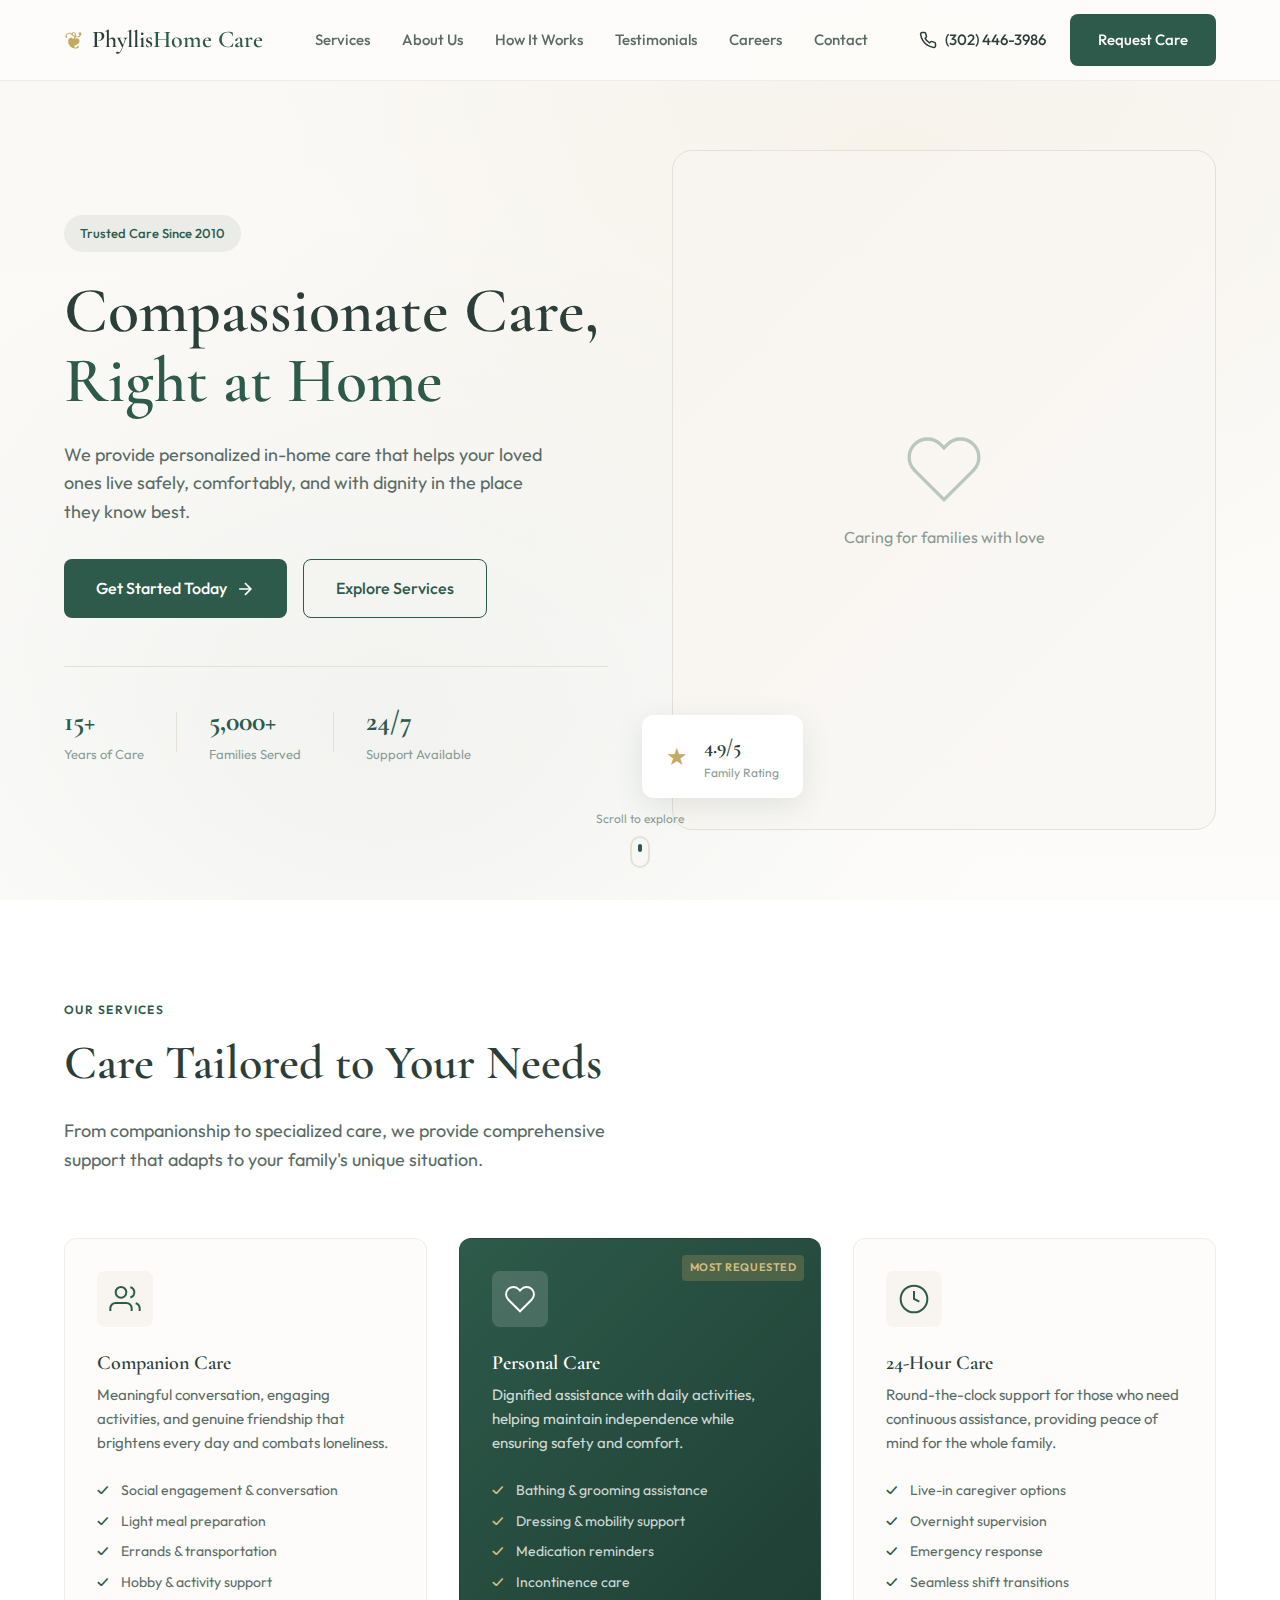
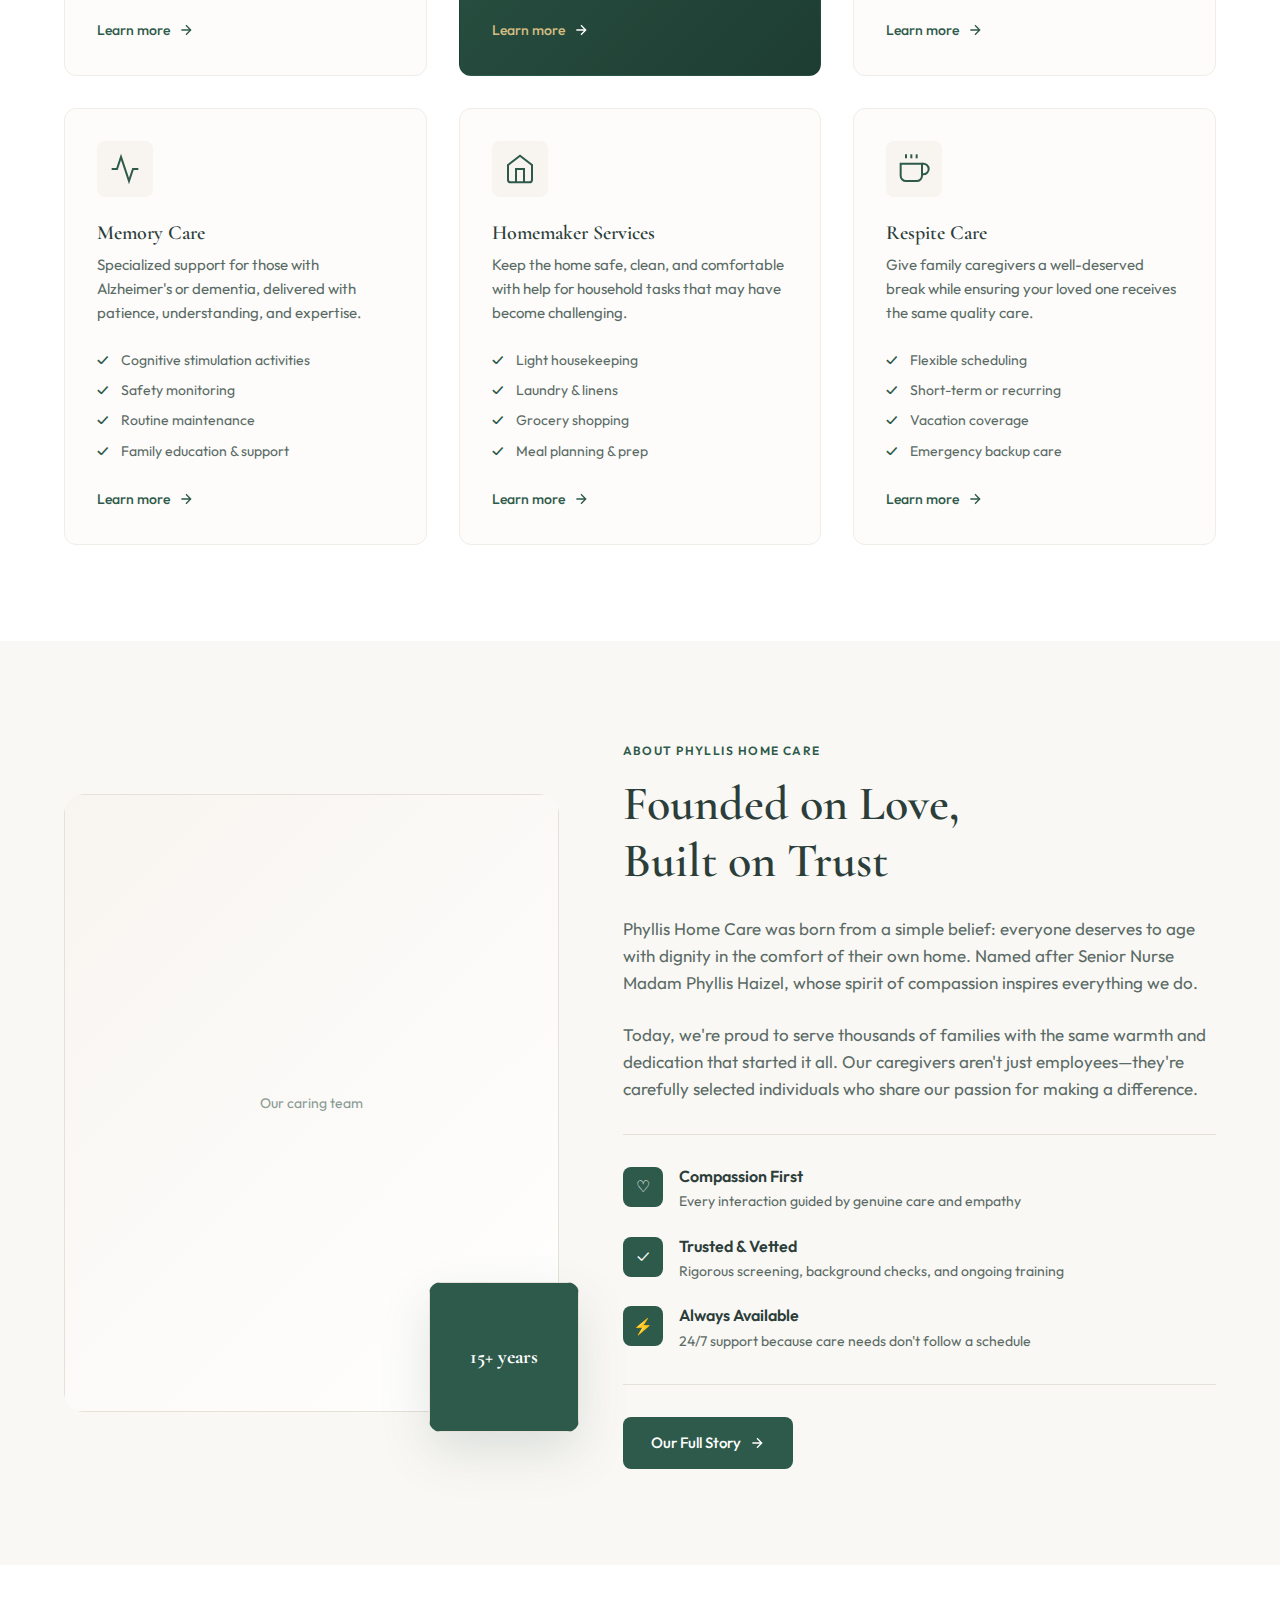
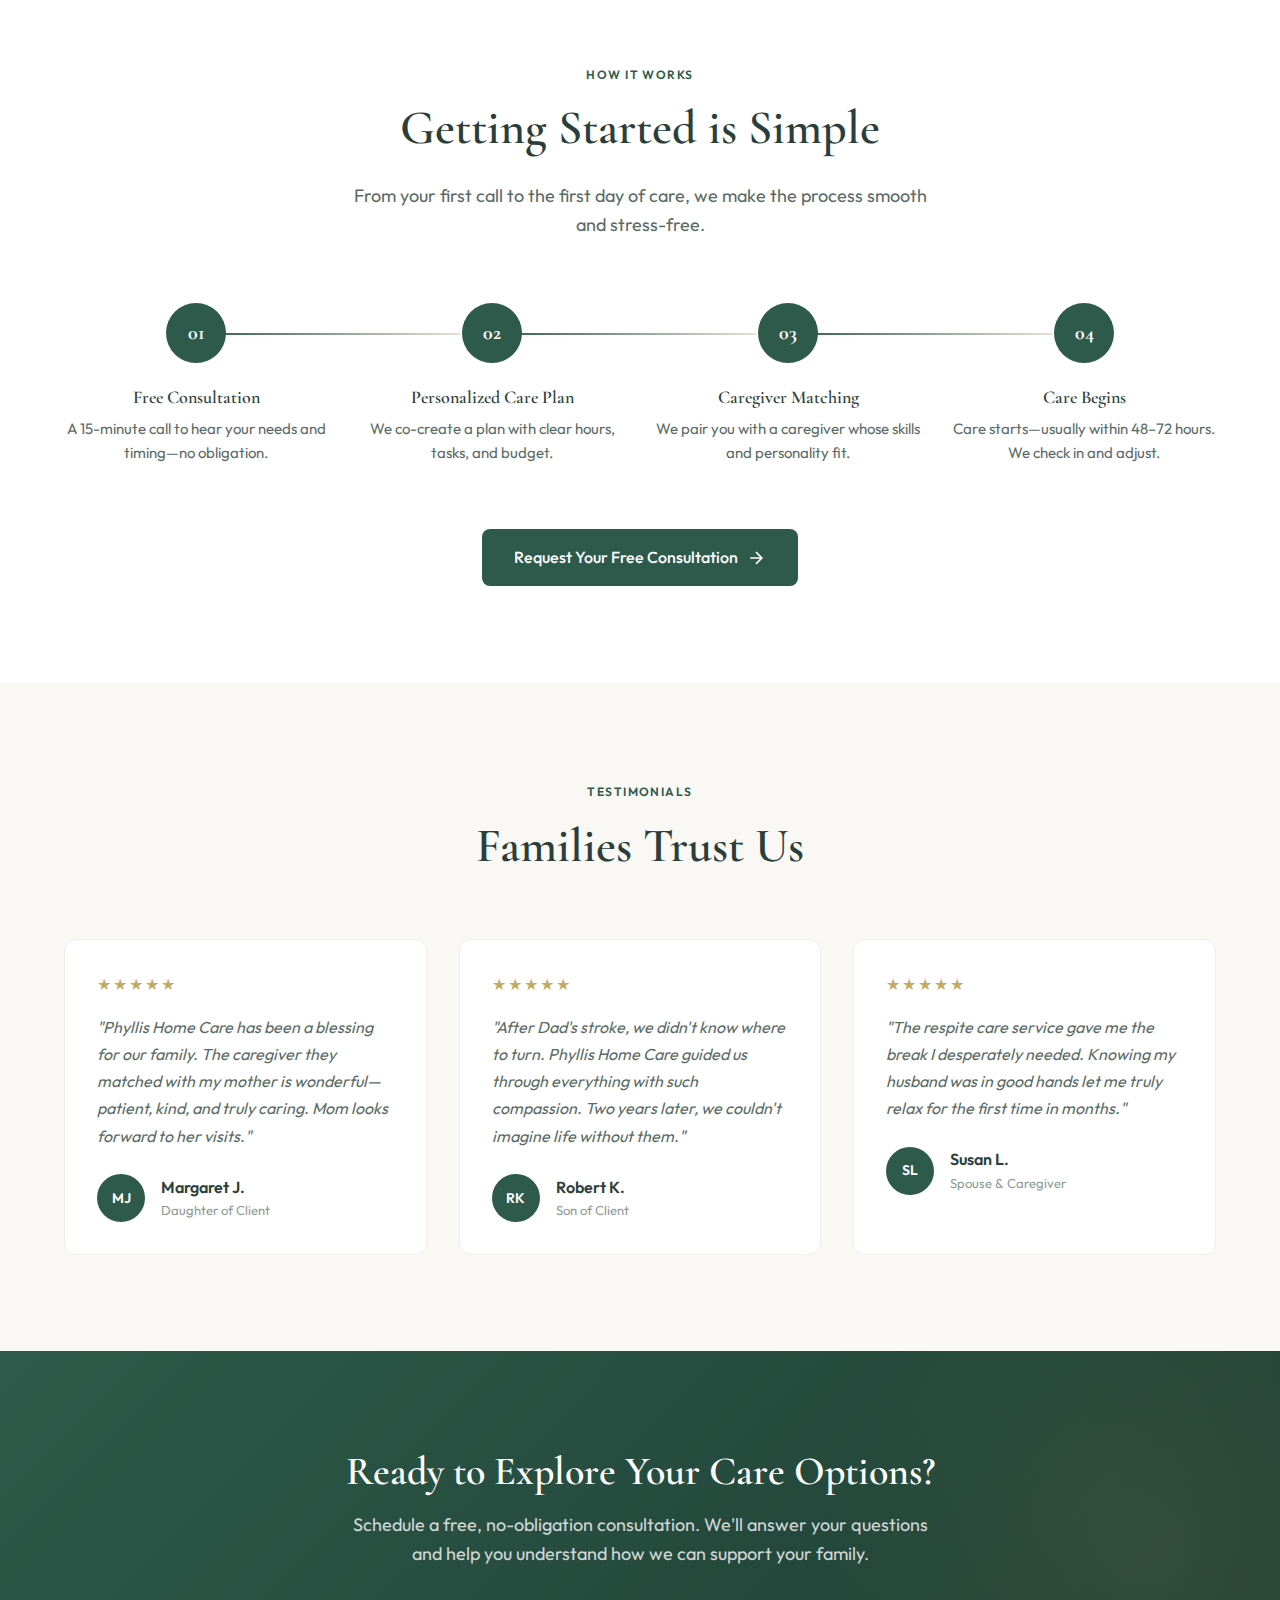
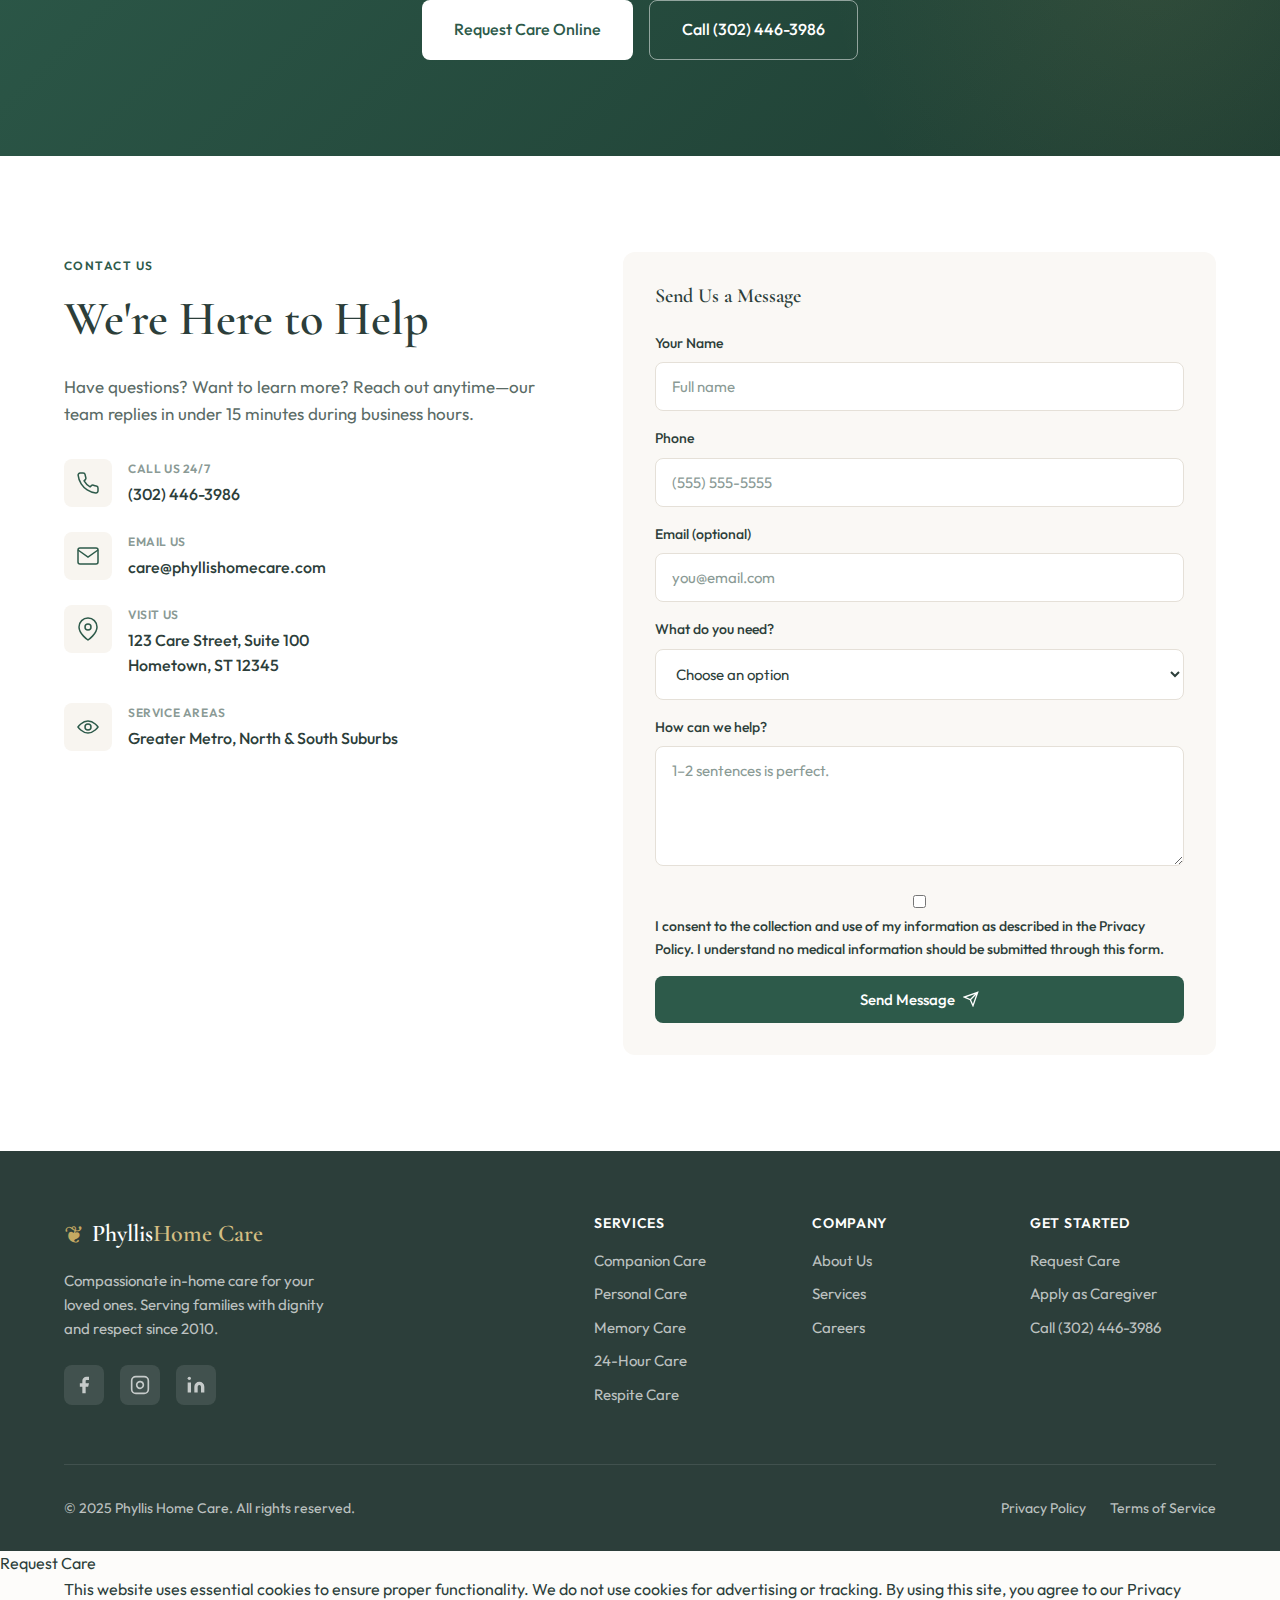
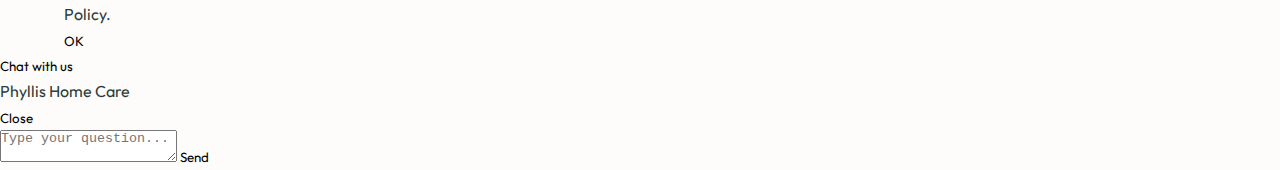
<file: index.html>
<!DOCTYPE html>
<html lang="en">
<head>
    <meta charset="UTF-8">
    <meta name="viewport" content="width=device-width, initial-scale=1.0">
    <title>Phyllis Home Care | Compassionate In-Home Care for Your Loved Ones</title>
    <meta name="description" content="Phyllis Home Care provides trusted, personalized in-home care services for seniors and adults. Companionship, personal care, and specialized support in the comfort of home.">
    <link rel="preconnect" href="https://fonts.googleapis.com">
    <link rel="preconnect" href="https://fonts.gstatic.com" crossorigin>
    <link href="https://fonts.googleapis.com/css2?family=Cormorant+Garamond:wght@400;500;600;700&family=Outfit:wght@300;400;500;600&display=swap" rel="stylesheet">
    <meta name="chat-endpoint" content="__CHAT_ENDPOINT__">
    <link rel="preload" as="image" href="images/hero.webp" type="image/webp">
    <!-- Cloudflare Web Analytics --><script defer src="https://static.cloudflareinsights.com/beacon.min.js" data-cf-beacon='{"token": "c07a1b1dac8c4518901e3ebe5208269e"}'></script><!-- End Cloudflare Web Analytics -->
    <link rel="stylesheet" href="css/style.css">
</head>
<body>
    <!-- Navigation -->
    <header class="header" id="header">
        <nav class="nav container">
            <a href="index.html" class="nav__logo">
                <span class="logo-icon">❦</span>
                <span class="logo-text">Phyllis<span class="logo-accent">Home Care</span></span>
            </a>
            <ul class="nav__menu" id="nav-menu">
                <li><a href="#services" class="nav__link">Services</a></li>
                <li><a href="#about" class="nav__link">About Us</a></li>
                <li><a href="#process" class="nav__link">How It Works</a></li>
                <li><a href="#testimonials" class="nav__link">Testimonials</a></li>
                <li><a href="careers.html" class="nav__link">Careers</a></li>
                <li><a href="#contact" class="nav__link">Contact</a></li>
            </ul>
            <div class="nav__actions">
                <a href="tel:+1-302-446-3986" class="nav__phone">
                    <svg width="18" height="18" viewBox="0 0 24 24" fill="none" stroke="currentColor" stroke-width="2">
                        <path d="M22 16.92v3a2 2 0 0 1-2.18 2 19.79 19.79 0 0 1-8.63-3.07 19.5 19.5 0 0 1-6-6 19.79 19.79 0 0 1-3.07-8.67A2 2 0 0 1 4.11 2h3a2 2 0 0 1 2 1.72 12.84 12.84 0 0 0 .7 2.81 2 2 0 0 1-.45 2.11L8.09 9.91a16 16 0 0 0 6 6l1.27-1.27a2 2 0 0 1 2.11-.45 12.84 12.84 0 0 0 2.81.7A2 2 0 0 1 22 16.92z"/>
                    </svg>
                    (302) 446-3986
                </a>
                <a href="apply.html" class="btn btn--primary nav__cta">Request Care</a>
            </div>
            <button class="nav__toggle" id="nav-toggle" aria-label="Toggle menu">
                <span></span>
                <span></span>
                <span></span>
            </button>
        </nav>
    </header>

    <!-- Hero Section -->
    <section class="hero">
        <div class="hero__bg">
            <div class="hero__gradient"></div>
        </div>
        <div class="container hero__container">
            <div class="hero__content">
                <span class="hero__badge">Trusted Care Since 2010</span>
                <h1 class="hero__title">
                    Compassionate Care,<br>
                    <span class="text-accent">Right at Home</span>
                </h1>
                <p class="hero__subtitle">
                    We provide personalized in-home care that helps your loved ones 
                    live safely, comfortably, and with dignity in the place they know best.
                </p>
                <div class="hero__actions">
                    <a href="apply.html" class="btn btn--primary btn--lg">
                        Get Started Today
                        <svg width="20" height="20" viewBox="0 0 24 24" fill="none" stroke="currentColor" stroke-width="2">
                            <path d="M5 12h14M12 5l7 7-7 7"/>
                        </svg>
                    </a>
                    <a href="#services" class="btn btn--outline btn--lg">
                        Explore Services
                    </a>
                </div>
                <div class="hero__trust">
                    <div class="trust-item">
                        <span class="trust-number">15+</span>
                        <span class="trust-label">Years of Care</span>
                    </div>
                    <div class="trust-divider"></div>
                    <div class="trust-item">
                        <span class="trust-number">5,000+</span>
                        <span class="trust-label">Families Served</span>
                    </div>
                    <div class="trust-divider"></div>
                    <div class="trust-item">
                        <span class="trust-number">24/7</span>
                        <span class="trust-label">Support Available</span>
                    </div>
                </div>
            </div>
            <div class="hero__image">
                <div class="hero__image-frame">
                    <div class="hero__image-placeholder">
                        <svg width="80" height="80" viewBox="0 0 24 24" fill="none" stroke="currentColor" stroke-width="1">
                            <path d="M20.84 4.61a5.5 5.5 0 0 0-7.78 0L12 5.67l-1.06-1.06a5.5 5.5 0 0 0-7.78 7.78l1.06 1.06L12 21.23l7.78-7.78 1.06-1.06a5.5 5.5 0 0 0 0-7.78z"/>
                        </svg>
                        <span>Caring for families with love</span>
                    </div>
                </div>
                <div class="hero__floating-card">
                    <div class="floating-card__icon">★</div>
                    <div class="floating-card__content">
                        <span class="floating-card__rating">4.9/5</span>
                        <span class="floating-card__text">Family Rating</span>
                    </div>
                </div>
            </div>
        </div>
        <div class="hero__scroll">
            <span>Scroll to explore</span>
            <div class="scroll-indicator"></div>
        </div>
    </section>

    <!-- Services Section -->
    <section class="services" id="services">
        <div class="container">
            <div class="section-header">
                <span class="section-tag">Our Services</span>
                <h2 class="section-title">Care Tailored to Your Needs</h2>
                <p class="section-subtitle">
                    From companionship to specialized care, we provide comprehensive 
                    support that adapts to your family's unique situation.
                </p>
            </div>
            <div class="services__grid">
                <article class="service-card">
                    <div class="service-card__icon">
                        <svg width="32" height="32" viewBox="0 0 24 24" fill="none" stroke="currentColor" stroke-width="1.5">
                            <path d="M17 21v-2a4 4 0 0 0-4-4H5a4 4 0 0 0-4 4v2"/>
                            <circle cx="9" cy="7" r="4"/>
                            <path d="M23 21v-2a4 4 0 0 0-3-3.87"/>
                            <path d="M16 3.13a4 4 0 0 1 0 7.75"/>
                        </svg>
                    </div>
                    <h3 class="service-card__title">Companion Care</h3>
                    <p class="service-card__desc">
                        Meaningful conversation, engaging activities, and genuine friendship 
                        that brightens every day and combats loneliness.
                    </p>
                    <ul class="service-card__features">
                        <li>Social engagement & conversation</li>
                        <li>Light meal preparation</li>
                        <li>Errands & transportation</li>
                        <li>Hobby & activity support</li>
                    </ul>
                    <a href="services.html#companion" class="service-card__link">
                        Learn more
                        <svg width="16" height="16" viewBox="0 0 24 24" fill="none" stroke="currentColor" stroke-width="2">
                            <path d="M5 12h14M12 5l7 7-7 7"/>
                        </svg>
                    </a>
                </article>

                <article class="service-card service-card--featured">
                    <div class="service-card__badge">Most Requested</div>
                    <div class="service-card__icon">
                        <svg width="32" height="32" viewBox="0 0 24 24" fill="none" stroke="currentColor" stroke-width="1.5">
                            <path d="M20.84 4.61a5.5 5.5 0 0 0-7.78 0L12 5.67l-1.06-1.06a5.5 5.5 0 0 0-7.78 7.78l1.06 1.06L12 21.23l7.78-7.78 1.06-1.06a5.5 5.5 0 0 0 0-7.78z"/>
                        </svg>
                    </div>
                    <h3 class="service-card__title">Personal Care</h3>
                    <p class="service-card__desc">
                        Dignified assistance with daily activities, helping maintain 
                        independence while ensuring safety and comfort.
                    </p>
                    <ul class="service-card__features">
                        <li>Bathing & grooming assistance</li>
                        <li>Dressing & mobility support</li>
                        <li>Medication reminders</li>
                        <li>Incontinence care</li>
                    </ul>
                    <a href="services.html#personal" class="service-card__link">
                        Learn more
                        <svg width="16" height="16" viewBox="0 0 24 24" fill="none" stroke="currentColor" stroke-width="2">
                            <path d="M5 12h14M12 5l7 7-7 7"/>
                        </svg>
                    </a>
                </article>

                <article class="service-card">
                    <div class="service-card__icon">
                        <svg width="32" height="32" viewBox="0 0 24 24" fill="none" stroke="currentColor" stroke-width="1.5">
                            <circle cx="12" cy="12" r="10"/>
                            <path d="M12 6v6l4 2"/>
                        </svg>
                    </div>
                    <h3 class="service-card__title">24-Hour Care</h3>
                    <p class="service-card__desc">
                        Round-the-clock support for those who need continuous assistance, 
                        providing peace of mind for the whole family.
                    </p>
                    <ul class="service-card__features">
                        <li>Live-in caregiver options</li>
                        <li>Overnight supervision</li>
                        <li>Emergency response</li>
                        <li>Seamless shift transitions</li>
                    </ul>
                    <a href="services.html#fulltime" class="service-card__link">
                        Learn more
                        <svg width="16" height="16" viewBox="0 0 24 24" fill="none" stroke="currentColor" stroke-width="2">
                            <path d="M5 12h14M12 5l7 7-7 7"/>
                        </svg>
                    </a>
                </article>

                <article class="service-card">
                    <div class="service-card__icon">
                        <svg width="32" height="32" viewBox="0 0 24 24" fill="none" stroke="currentColor" stroke-width="1.5">
                            <path d="M22 12h-4l-3 9L9 3l-3 9H2"/>
                        </svg>
                    </div>
                    <h3 class="service-card__title">Memory Care</h3>
                    <p class="service-card__desc">
                        Specialized support for those with Alzheimer's or dementia, 
                        delivered with patience, understanding, and expertise.
                    </p>
                    <ul class="service-card__features">
                        <li>Cognitive stimulation activities</li>
                        <li>Safety monitoring</li>
                        <li>Routine maintenance</li>
                        <li>Family education & support</li>
                    </ul>
                    <a href="services.html#memory" class="service-card__link">
                        Learn more
                        <svg width="16" height="16" viewBox="0 0 24 24" fill="none" stroke="currentColor" stroke-width="2">
                            <path d="M5 12h14M12 5l7 7-7 7"/>
                        </svg>
                    </a>
                </article>

                <article class="service-card">
                    <div class="service-card__icon">
                        <svg width="32" height="32" viewBox="0 0 24 24" fill="none" stroke="currentColor" stroke-width="1.5">
                            <path d="M3 9l9-7 9 7v11a2 2 0 0 1-2 2H5a2 2 0 0 1-2-2z"/>
                            <polyline points="9 22 9 12 15 12 15 22"/>
                        </svg>
                    </div>
                    <h3 class="service-card__title">Homemaker Services</h3>
                    <p class="service-card__desc">
                        Keep the home safe, clean, and comfortable with help for 
                        household tasks that may have become challenging.
                    </p>
                    <ul class="service-card__features">
                        <li>Light housekeeping</li>
                        <li>Laundry & linens</li>
                        <li>Grocery shopping</li>
                        <li>Meal planning & prep</li>
                    </ul>
                    <a href="services.html#homemaker" class="service-card__link">
                        Learn more
                        <svg width="16" height="16" viewBox="0 0 24 24" fill="none" stroke="currentColor" stroke-width="2">
                            <path d="M5 12h14M12 5l7 7-7 7"/>
                        </svg>
                    </a>
                </article>

                <article class="service-card">
                    <div class="service-card__icon">
                        <svg width="32" height="32" viewBox="0 0 24 24" fill="none" stroke="currentColor" stroke-width="1.5">
                            <path d="M18 8h1a4 4 0 0 1 0 8h-1"/>
                            <path d="M2 8h16v9a4 4 0 0 1-4 4H6a4 4 0 0 1-4-4V8z"/>
                            <line x1="6" y1="1" x2="6" y2="4"/>
                            <line x1="10" y1="1" x2="10" y2="4"/>
                            <line x1="14" y1="1" x2="14" y2="4"/>
                        </svg>
                    </div>
                    <h3 class="service-card__title">Respite Care</h3>
                    <p class="service-card__desc">
                        Give family caregivers a well-deserved break while ensuring 
                        your loved one receives the same quality care.
                    </p>
                    <ul class="service-card__features">
                        <li>Flexible scheduling</li>
                        <li>Short-term or recurring</li>
                        <li>Vacation coverage</li>
                        <li>Emergency backup care</li>
                    </ul>
                    <a href="services.html#respite" class="service-card__link">
                        Learn more
                        <svg width="16" height="16" viewBox="0 0 24 24" fill="none" stroke="currentColor" stroke-width="2">
                            <path d="M5 12h14M12 5l7 7-7 7"/>
                        </svg>
                    </a>
                </article>
            </div>
        </div>
    </section>

    <!-- About Section -->
    <section class="about" id="about">
        <div class="container about__container">
            <div class="about__image">
                <div class="about__image-main">
                    <div class="image-placeholder">
                        <span>Our caring team</span>
                    </div>
                </div>
                <div class="about__image-accent">
                    <div class="image-placeholder image-placeholder--small">
                        <span>15+ years</span>
                    </div>
                </div>
            </div>
            <div class="about__content">
                <span class="section-tag">About Phyllis Home Care</span>
                <h2 class="section-title">Founded on Love,<br>Built on Trust</h2>
                <p class="about__text">
                    Phyllis Home Care was born from a simple belief: everyone deserves 
                    to age with dignity in the comfort of their own home. Named after Senior Nurse Madam Phyllis Haizel, whose spirit of 
                    compassion inspires everything we do.
                </p>
                <p class="about__text">
                    Today, we're proud to serve thousands of families with the same 
                    warmth and dedication that started it all. Our caregivers aren't 
                    just employees—they're carefully selected individuals who share 
                    our passion for making a difference.
                </p>
                <div class="about__values">
                    <div class="value-item">
                        <div class="value-icon">♡</div>
                        <div class="value-content">
                            <h4>Compassion First</h4>
                            <p>Every interaction guided by genuine care and empathy</p>
                        </div>
                    </div>
                    <div class="value-item">
                        <div class="value-icon">✓</div>
                        <div class="value-content">
                            <h4>Trusted & Vetted</h4>
                            <p>Rigorous screening, background checks, and ongoing training</p>
                        </div>
                    </div>
                    <div class="value-item">
                        <div class="value-icon">⚡</div>
                        <div class="value-content">
                            <h4>Always Available</h4>
                            <p>24/7 support because care needs don't follow a schedule</p>
                        </div>
                    </div>
                </div>
                <a href="about.html" class="btn btn--primary">
                    Our Full Story
                    <svg width="16" height="16" viewBox="0 0 24 24" fill="none" stroke="currentColor" stroke-width="2">
                        <path d="M5 12h14M12 5l7 7-7 7"/>
                    </svg>
                </a>
            </div>
        </div>
    </section>

    <!-- Process Section -->
    <section class="process" id="process">
        <div class="container">
            <div class="section-header section-header--center">
                <span class="section-tag">How It Works</span>
                <h2 class="section-title">Getting Started is Simple</h2>
                <p class="section-subtitle">
                    From your first call to the first day of care, we make the 
                    process smooth and stress-free.
                </p>
            </div>
            <div class="process__timeline">
                <div class="process__step">
                    <div class="step__number">01</div>
                    <div class="step__content">
                        <h3 class="step__title">Free Consultation</h3>
                        <p class="step__desc">
                            A 15-minute call to hear your needs and timing—no obligation.
                        </p>
                    </div>
                </div>
                <div class="process__step">
                    <div class="step__number">02</div>
                    <div class="step__content">
                        <h3 class="step__title">Personalized Care Plan</h3>
                        <p class="step__desc">
                            We co-create a plan with clear hours, tasks, and budget.
                        </p>
                    </div>
                </div>
                <div class="process__step">
                    <div class="step__number">03</div>
                    <div class="step__content">
                        <h3 class="step__title">Caregiver Matching</h3>
                        <p class="step__desc">
                            We pair you with a caregiver whose skills and personality fit.
                        </p>
                    </div>
                </div>
                <div class="process__step">
                    <div class="step__number">04</div>
                    <div class="step__content">
                        <h3 class="step__title">Care Begins</h3>
                        <p class="step__desc">
                            Care starts—usually within 48–72 hours. We check in and adjust.
                        </p>
                    </div>
                </div>
            </div>
            <div class="process__cta">
                <a href="apply.html" class="btn btn--primary btn--lg">
                    Request Your Free Consultation
                    <svg width="20" height="20" viewBox="0 0 24 24" fill="none" stroke="currentColor" stroke-width="2">
                        <path d="M5 12h14M12 5l7 7-7 7"/>
                    </svg>
                </a>
            </div>
        </div>
    </section>

    <!-- Testimonials Section -->
    <section class="testimonials" id="testimonials">
        <div class="container">
            <div class="section-header section-header--center">
                <span class="section-tag">Testimonials</span>
                <h2 class="section-title">Families Trust Us</h2>
            </div>
            <div class="testimonials__grid">
                <article class="testimonial-card">
                    <div class="testimonial-card__stars">★★★★★</div>
                    <blockquote class="testimonial-card__quote">
                        "Phyllis Home Care has been a blessing for our family. The 
                        caregiver they matched with my mother is wonderful—patient, 
                        kind, and truly caring. Mom looks forward to her visits."
                    </blockquote>
                    <div class="testimonial-card__author">
                        <div class="author-avatar">MJ</div>
                        <div class="author-info">
                            <span class="author-name">Margaret J.</span>
                            <span class="author-relation">Daughter of Client</span>
                        </div>
                    </div>
                </article>

                <article class="testimonial-card">
                    <div class="testimonial-card__stars">★★★★★</div>
                    <blockquote class="testimonial-card__quote">
                        "After Dad's stroke, we didn't know where to turn. Phyllis 
                        Home Care guided us through everything with such compassion. 
                        Two years later, we couldn't imagine life without them."
                    </blockquote>
                    <div class="testimonial-card__author">
                        <div class="author-avatar">RK</div>
                        <div class="author-info">
                            <span class="author-name">Robert K.</span>
                            <span class="author-relation">Son of Client</span>
                        </div>
                    </div>
                </article>

                <article class="testimonial-card">
                    <div class="testimonial-card__stars">★★★★★</div>
                    <blockquote class="testimonial-card__quote">
                        "The respite care service gave me the break I desperately 
                        needed. Knowing my husband was in good hands let me truly 
                        relax for the first time in months."
                    </blockquote>
                    <div class="testimonial-card__author">
                        <div class="author-avatar">SL</div>
                        <div class="author-info">
                            <span class="author-name">Susan L.</span>
                            <span class="author-relation">Spouse & Caregiver</span>
                        </div>
                    </div>
                </article>
            </div>
        </div>
    </section>

    <!-- CTA Section -->
    <section class="cta">
        <div class="container cta__container">
            <div class="cta__content">
                <h2 class="cta__title">Ready to Explore Your Care Options?</h2>
                <p class="cta__subtitle">
                    Schedule a free, no-obligation consultation. We'll answer your 
                    questions and help you understand how we can support your family.
                </p>
                <div class="cta__actions">
                    <a href="apply.html" class="btn btn--white btn--lg">
                        Request Care Online
                    </a>
                    <a href="tel:+1-302-446-3986" class="btn btn--outline-white btn--lg">
                        Call (302) 446-3986
                    </a>
                </div>
            </div>
        </div>
    </section>

    <!-- Contact Section -->
    <section class="contact" id="contact">
        <div class="container contact__container">
            <div class="contact__info">
                <span class="section-tag">Contact Us</span>
                <h2 class="section-title">We're Here to Help</h2>
                <p class="contact__text">
                    Have questions? Want to learn more? Reach out anytime—our 
                    team replies in under 15 minutes during business hours.
                </p>
                <div class="contact__methods">
                    <div class="contact-method">
                        <div class="contact-method__icon">
                            <svg width="24" height="24" viewBox="0 0 24 24" fill="none" stroke="currentColor" stroke-width="1.5">
                                <path d="M22 16.92v3a2 2 0 0 1-2.18 2 19.79 19.79 0 0 1-8.63-3.07 19.5 19.5 0 0 1-6-6 19.79 19.79 0 0 1-3.07-8.67A2 2 0 0 1 4.11 2h3a2 2 0 0 1 2 1.72 12.84 12.84 0 0 0 .7 2.81 2 2 0 0 1-.45 2.11L8.09 9.91a16 16 0 0 0 6 6l1.27-1.27a2 2 0 0 1 2.11-.45 12.84 12.84 0 0 0 2.81.7A2 2 0 0 1 22 16.92z"/>
                            </svg>
                        </div>
                        <div class="contact-method__content">
                            <span class="contact-method__label">Call Us 24/7</span>
                            <a href="tel:+1-302-446-3986" class="contact-method__value">(302) 446-3986</a>
                        </div>
                    </div>
                    <div class="contact-method">
                        <div class="contact-method__icon">
                            <svg width="24" height="24" viewBox="0 0 24 24" fill="none" stroke="currentColor" stroke-width="1.5">
                                <path d="M4 4h16c1.1 0 2 .9 2 2v12c0 1.1-.9 2-2 2H4c-1.1 0-2-.9-2-2V6c0-1.1.9-2 2-2z"/>
                                <polyline points="22,6 12,13 2,6"/>
                            </svg>
                        </div>
                        <div class="contact-method__content">
                            <span class="contact-method__label">Email Us</span>
                            <a href="mailto:care@phyllishomecare.com" class="contact-method__value">care@phyllishomecare.com</a>
                        </div>
                    </div>
                    <div class="contact-method">
                        <div class="contact-method__icon">
                            <svg width="24" height="24" viewBox="0 0 24 24" fill="none" stroke="currentColor" stroke-width="1.5">
                                <path d="M21 10c0 7-9 13-9 13s-9-6-9-13a9 9 0 0 1 18 0z"/>
                                <circle cx="12" cy="10" r="3"/>
                            </svg>
                        </div>
                        <div class="contact-method__content">
                            <span class="contact-method__label">Visit Us</span>
                            <span class="contact-method__value">123 Care Street, Suite 100<br>Hometown, ST 12345</span>
                        </div>
                    </div>
                    <div class="contact-method">
                        <div class="contact-method__icon">
                            <svg width="24" height="24" viewBox="0 0 24 24" fill="none" stroke="currentColor" stroke-width="1.5">
                                <path d="M2 12s4-6 10-6 10 6 10 6-4 6-10 6-10-6-10-6z"/><circle cx="12" cy="12" r="3"/>
                            </svg>
                        </div>
                        <div class="contact-method__content">
                            <span class="contact-method__label">Service Areas</span>
                            <span class="contact-method__value">Greater Metro, North & South Suburbs</span>
                        </div>
                    </div>
                </div>
            </div>
            <div class="contact__form-wrapper">
                <form class="contact-form" id="contact-form" action="https://formspree.io/f/maqyvorl" method="POST">
                    <h3 class="contact-form__title">Send Us a Message</h3>
                    <div class="form-error" aria-live="polite"></div>
                    <div class="form-success-inline" aria-live="polite"></div>
                    <input type="hidden" name="form_name" value="Contact Inquiry">
                    <input type="hidden" name="source_page" value="Home - Contact">
                    <div class="form-group">
                        <label for="contact-name">Your Name</label>
                        <input type="text" id="contact-name" name="name" required placeholder="Full name">
                    </div>
                    <div class="form-group">
                        <label for="contact-phone">Phone</label>
                        <input type="tel" id="contact-phone" name="phone" required placeholder="(555) 555-5555">
                    </div>
                    <div class="form-group">
                        <label for="contact-email">Email (optional)</label>
                        <input type="email" id="contact-email" name="email" placeholder="you@email.com">
                    </div>
                    <div class="form-group">
                        <label for="contact-service">What do you need?</label>
                        <select id="contact-service" name="service" required>
                            <option value="">Choose an option</option>
                            <option value="companion">Companion visits</option>
                            <option value="personal">Personal care</option>
                            <option value="memory">Memory care support</option>
                            <option value="24">24/7 or live-in</option>
                            <option value="respite">Respite/short-term</option>
                        </select>
                    </div>
                    <div class="form-group">
                        <label for="contact-message">How can we help?</label>
                        <textarea id="contact-message" name="message" rows="3" required placeholder="1–2 sentences is perfect."></textarea>
                    </div>
                    <div class="form-group form-group--checkbox">
                        <input type="checkbox" id="contact-consent" name="consent" required>
                        <label for="contact-consent">
                            I consent to the collection and use of my information as described in the
                            <a href="privacy.html" target="_blank">Privacy Policy</a>. I understand no medical information should be submitted through this form.
                        </label>
                    </div>
                    <button type="submit" class="btn btn--primary btn--full">
                        Send Message
                        <svg width="16" height="16" viewBox="0 0 24 24" fill="none" stroke="currentColor" stroke-width="2">
                            <path d="M22 2L11 13M22 2l-7 20-4-9-9-4 20-7z"/>
                        </svg>
                    </button>
                </form>
            </div>
        </div>
    </section>

    <!-- Footer -->
    <footer class="footer">
        <div class="container">
            <div class="footer__main">
                <div class="footer__brand">
                    <a href="index.html" class="footer__logo">
                        <span class="logo-icon">❦</span>
                        <span class="logo-text">Phyllis<span class="logo-accent">Home Care</span></span>
                    </a>
                    <p class="footer__tagline">
                        Compassionate in-home care for your loved ones. 
                        Serving families with dignity and respect since 2010.
                    </p>
                    <div class="footer__social">
                        <a href="#" class="social-link" aria-label="Facebook">
                            <svg width="20" height="20" viewBox="0 0 24 24" fill="currentColor">
                                <path d="M18 2h-3a5 5 0 0 0-5 5v3H7v4h3v8h4v-8h3l1-4h-4V7a1 1 0 0 1 1-1h3z"/>
                            </svg>
                        </a>
                        <a href="#" class="social-link" aria-label="Instagram">
                            <svg width="20" height="20" viewBox="0 0 24 24" fill="none" stroke="currentColor" stroke-width="2">
                                <rect x="2" y="2" width="20" height="20" rx="5" ry="5"/>
                                <path d="M16 11.37A4 4 0 1 1 12.63 8 4 4 0 0 1 16 11.37z"/>
                                <line x1="17.5" y1="6.5" x2="17.51" y2="6.5"/>
                            </svg>
                        </a>
                        <a href="#" class="social-link" aria-label="LinkedIn">
                            <svg width="20" height="20" viewBox="0 0 24 24" fill="currentColor">
                                <path d="M16 8a6 6 0 0 1 6 6v7h-4v-7a2 2 0 0 0-2-2 2 2 0 0 0-2 2v7h-4v-7a6 6 0 0 1 6-6z"/>
                                <rect x="2" y="9" width="4" height="12"/>
                                <circle cx="4" cy="4" r="2"/>
                            </svg>
                        </a>
                    </div>
                </div>
                <div class="footer__links">
                    <div class="footer__column">
                        <h4 class="footer__heading">Services</h4>
                        <ul class="footer__list">
                            <li><a href="services.html#companion">Companion Care</a></li>
                            <li><a href="services.html#personal">Personal Care</a></li>
                            <li><a href="services.html#memory">Memory Care</a></li>
                            <li><a href="services.html#fulltime">24-Hour Care</a></li>
                            <li><a href="services.html#respite">Respite Care</a></li>
                        </ul>
                    </div>
                    <div class="footer__column">
                        <h4 class="footer__heading">Company</h4>
                        <ul class="footer__list">
                            <li><a href="index.html#about">About Us</a></li>
                            <li><a href="services.html">Services</a></li>
                            <li><a href="careers.html">Careers</a></li>
                        </ul>
                    </div>
                    <div class="footer__column">
                        <h4 class="footer__heading">Get Started</h4>
                        <ul class="footer__list">
                            <li><a href="apply.html">Request Care</a></li>
                            <li><a href="careers.html#apply">Apply as Caregiver</a></li>
                            <li><a href="tel:+1-302-446-3986">Call (302) 446-3986</a></li>
                        </ul>
                    </div>
                </div>
            </div>
            <div class="footer__bottom">
                <p class="footer__copyright">
                    © 2025 Phyllis Home Care. All rights reserved.
                </p>
                <div class="footer__legal">
                    <a href="privacy.html">Privacy Policy</a>
                    <a href="terms.html">Terms of Service</a>
                </div>
            </div>
        </div>
    </footer>

    <script src="js/main.js"></script>
    <a class="floating-cta" href="apply.html">Request Care</a>
    <div class="container cookie-wrapper">
        <div id="cookie-notice" class="cookie-notice">
            <p class="cookie-notice__text">
                This website uses essential cookies to ensure proper functionality. We do not use cookies for advertising or tracking.
                By using this site, you agree to our <a href="/privacy.html">Privacy Policy</a>.
            </p>
            <button class="cookie-notice__button" data-cookie-dismiss>
                OK
            </button>
        </div>
    </div>
    <button class="chat-launcher" id="chat-launcher" aria-expanded="false">
        <span class="chat-launcher__dot"></span>
        Chat with us
    </button>
    <div class="chat-panel" id="chat-panel" aria-live="polite">
        <div class="chat-panel__header">
            <div class="chat-panel__title">Phyllis Home Care</div>
            <button class="chat-panel__close" id="chat-close">Close</button>
        </div>
        <div class="chat-panel__body">
            <div class="chat-messages" id="chat-messages"></div>
            <div class="chat-input">
                <textarea id="chat-input" placeholder="Type your question..." rows="2"></textarea>
                <button id="chat-send" form="chat-form">Send</button>
            </div>
            <div class="chat-status" id="chat-status"></div>
        </div>
        <form id="chat-form" style="display:none"></form>
    </div>
</body>
</html>
</file>
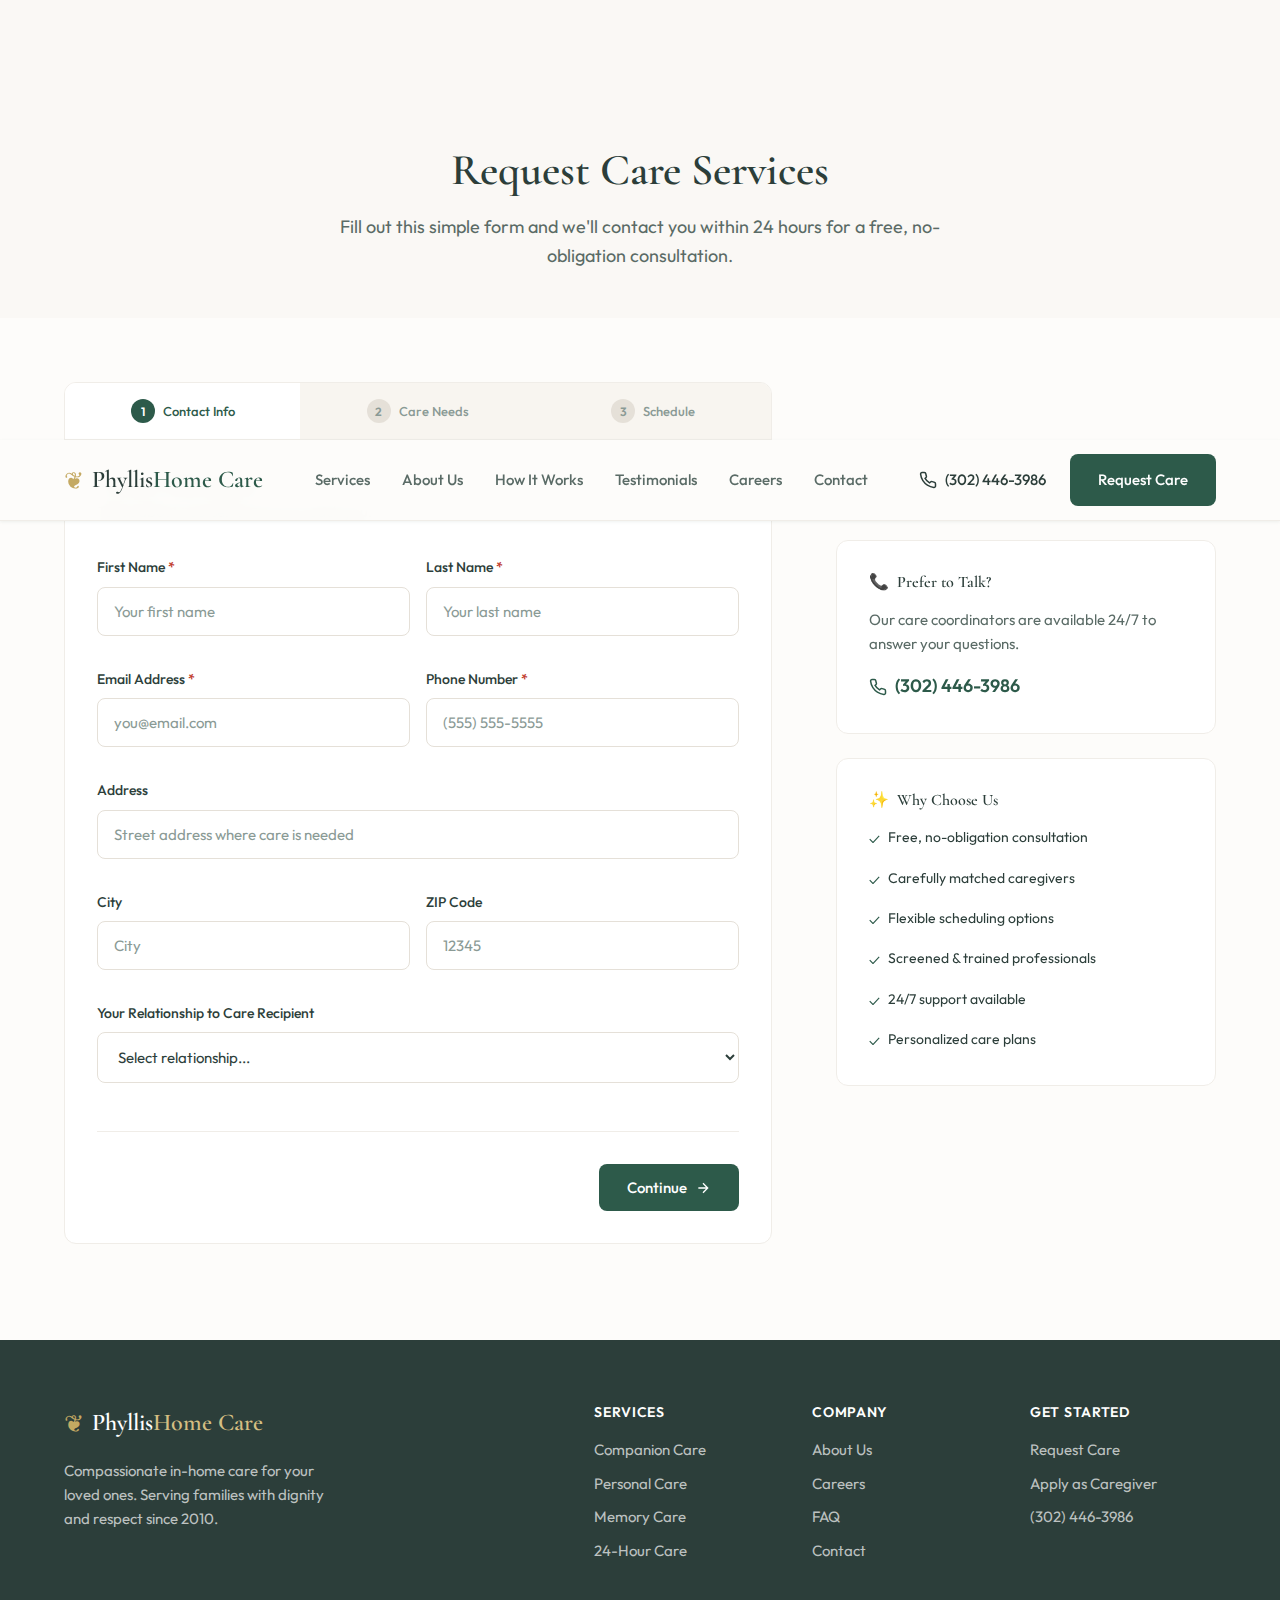
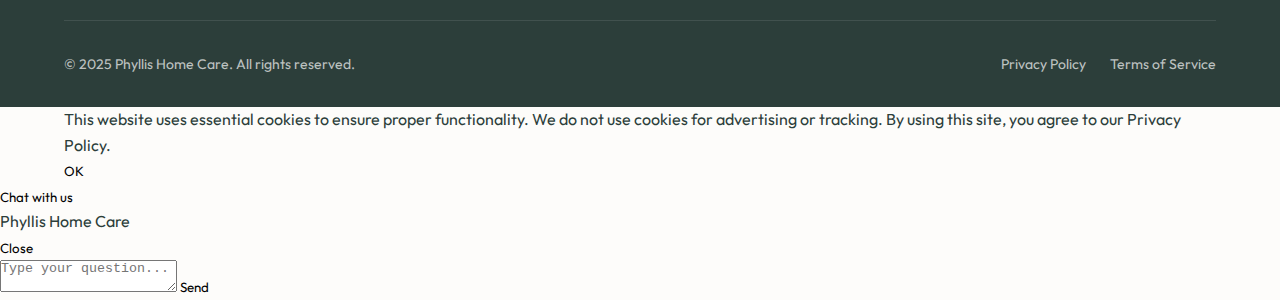
<file: apply.html>
<!DOCTYPE html>
<html lang="en">
<head>
    <meta charset="UTF-8">
    <meta name="viewport" content="width=device-width, initial-scale=1.0">
    <title>Request Care | Phyllis Home Care</title>
    <meta name="description" content="Request a free, no-obligation consultation for in-home care services. Tell us about your needs and we'll create a personalized care plan.">
    <link rel="preconnect" href="https://fonts.googleapis.com">
    <link rel="preconnect" href="https://fonts.gstatic.com" crossorigin>
    <link href="https://fonts.googleapis.com/css2?family=Cormorant+Garamond:wght@400;500;600;700&family=Outfit:wght@300;400;500;600&display=swap" rel="stylesheet">
    <meta name="chat-endpoint" content="">
    <!-- Cloudflare Web Analytics --><script defer src="https://static.cloudflareinsights.com/beacon.min.js" data-cf-beacon='{"token": "c07a1b1dac8c4518901e3ebe5208269e"}'></script><!-- End Cloudflare Web Analytics -->
    <link rel="stylesheet" href="css/style.css">
    <link rel="stylesheet" href="css/apply.css">
</head>
<body>
    <!-- Navigation -->
    <header class="header" id="header">
        <nav class="nav container">
            <a href="index.html" class="nav__logo">
                <span class="logo-icon">❦</span>
                <span class="logo-text">Phyllis<span class="logo-accent">Home Care</span></span>
            </a>
            <ul class="nav__menu" id="nav-menu">
                <li><a href="index.html#services" class="nav__link">Services</a></li>
                <li><a href="index.html#about" class="nav__link">About Us</a></li>
                <li><a href="index.html#process" class="nav__link">How It Works</a></li>
                <li><a href="index.html#testimonials" class="nav__link">Testimonials</a></li>
                <li><a href="careers.html" class="nav__link">Careers</a></li>
                <li><a href="index.html#contact" class="nav__link">Contact</a></li>
            </ul>
            <div class="nav__actions">
                <a href="tel:+1-302-446-3986" class="nav__phone">
                    <svg width="18" height="18" viewBox="0 0 24 24" fill="none" stroke="currentColor" stroke-width="2">
                        <path d="M22 16.92v3a2 2 0 0 1-2.18 2 19.79 19.79 0 0 1-8.63-3.07 19.5 19.5 0 0 1-6-6 19.79 19.79 0 0 1-3.07-8.67A2 2 0 0 1 4.11 2h3a2 2 0 0 1 2 1.72 12.84 12.84 0 0 0 .7 2.81 2 2 0 0 1-.45 2.11L8.09 9.91a16 16 0 0 0 6 6l1.27-1.27a2 2 0 0 1 2.11-.45 12.84 12.84 0 0 0 2.81.7A2 2 0 0 1 22 16.92z"/>
                    </svg>
                    (302) 446-3986
                </a>
                <a href="apply.html" class="btn btn--primary nav__cta">Request Care</a>
            </div>
            <button class="nav__toggle" id="nav-toggle" aria-label="Toggle menu">
                <span></span>
                <span></span>
                <span></span>
            </button>
        </nav>
    </header>

    <!-- Hero -->
    <section class="apply-hero">
        <div class="container">
            <h1 class="apply-hero__title">Request Care Services</h1>
            <p class="apply-hero__subtitle">
                Fill out this simple form and we'll contact you within 24 hours 
                for a free, no-obligation consultation.
            </p>
        </div>
    </section>

    <!-- Application Form -->
    <section class="apply-section">
        <div class="container apply-container">
            <div class="apply-form-wrapper">
                <!-- Progress Bar -->
                <div class="form-progress">
                    <div class="progress-step active">
                        <span class="progress-step__number">1</span>
                        <span class="progress-step__text">Contact Info</span>
                    </div>
                    <div class="progress-step">
                        <span class="progress-step__number">2</span>
                        <span class="progress-step__text">Care Needs</span>
                    </div>
                    <div class="progress-step">
                        <span class="progress-step__number">3</span>
                        <span class="progress-step__text">Schedule</span>
                    </div>
                </div>

                <!-- Form -->
                <form id="apply-form" class="apply-form" action="https://formspree.io/f/maqyvorl" method="POST">
                    <div class="form-error" aria-live="polite"></div>
                    <input type="hidden" name="form_name" value="Care Request">
                    <input type="hidden" name="source_page" value="Apply - Multi-step">
                    <!-- Step 1: Contact Information -->
                    <div class="form-section active" data-step="1">
                        <h3 class="form-section__title">Contact Information</h3>
                        <p class="form-section__desc">Tell us about yourself so we can reach you.</p>
                        
                        <div class="form-grid">
                            <div class="form-group">
                                <label for="first-name">First Name <span class="required-star">*</span></label>
                                <input type="text" id="first-name" name="firstName" required placeholder="Your first name">
                            </div>
                            <div class="form-group">
                                <label for="last-name">Last Name <span class="required-star">*</span></label>
                                <input type="text" id="last-name" name="lastName" required placeholder="Your last name">
                            </div>
                            <div class="form-group">
                                <label for="email">Email Address <span class="required-star">*</span></label>
                                <input type="email" id="email" name="email" required placeholder="you@email.com">
                            </div>
                            <div class="form-group">
                                <label for="phone">Phone Number <span class="required-star">*</span></label>
                                <input type="tel" id="phone" name="phone" required placeholder="(555) 555-5555">
                            </div>
                            <div class="form-group form-group--full">
                                <label for="address">Address</label>
                                <input type="text" id="address" name="address" placeholder="Street address where care is needed">
                            </div>
                            <div class="form-group">
                                <label for="city">City</label>
                                <input type="text" id="city" name="city" placeholder="City">
                            </div>
                            <div class="form-group">
                                <label for="zip">ZIP Code</label>
                                <input type="text" id="zip" name="zip" placeholder="12345">
                            </div>
                            <div class="form-group form-group--full">
                                <label for="relationship">Your Relationship to Care Recipient</label>
                                <select id="relationship" name="relationship">
                                    <option value="">Select relationship...</option>
                                    <option value="self">I am the person needing care</option>
                                    <option value="child">Son/Daughter</option>
                                    <option value="spouse">Spouse/Partner</option>
                                    <option value="sibling">Sibling</option>
                                    <option value="friend">Friend</option>
                                    <option value="professional">Healthcare Professional</option>
                                    <option value="other">Other</option>
                                </select>
                            </div>
                        </div>
                        
                        <div class="form-actions">
                            <div></div>
                            <button type="button" class="btn btn--primary" data-action="next">
                                Continue
                                <svg width="16" height="16" viewBox="0 0 24 24" fill="none" stroke="currentColor" stroke-width="2">
                                    <path d="M5 12h14M12 5l7 7-7 7"/>
                                </svg>
                            </button>
                        </div>
                    </div>

                    <!-- Step 2: Care Needs -->
                    <div class="form-section" data-step="2">
                        <h3 class="form-section__title">Care Needs</h3>
                        <p class="form-section__desc">Help us understand what type of care would be most helpful.</p>
                        
                        <label class="form-group__label">What services are you interested in?</label>
                        <div class="service-options">
                            <div class="service-option">
                                <input type="checkbox" id="service-companion" name="services" value="companion">
                                <label for="service-companion">
                                    <span class="service-option__icon">👥</span>
                                    <span class="service-option__title">Companion Care</span>
                                    <span class="service-option__desc">Social engagement & activities</span>
                                </label>
                            </div>
                            <div class="service-option">
                                <input type="checkbox" id="service-personal" name="services" value="personal">
                                <label for="service-personal">
                                    <span class="service-option__icon">💝</span>
                                    <span class="service-option__title">Personal Care</span>
                                    <span class="service-option__desc">Bathing, dressing, mobility</span>
                                </label>
                            </div>
                            <div class="service-option">
                                <input type="checkbox" id="service-memory" name="services" value="memory">
                                <label for="service-memory">
                                    <span class="service-option__icon">🧠</span>
                                    <span class="service-option__title">Memory Care</span>
                                    <span class="service-option__desc">Alzheimer's & dementia support</span>
                                </label>
                            </div>
                            <div class="service-option">
                                <input type="checkbox" id="service-homemaker" name="services" value="homemaker">
                                <label for="service-homemaker">
                                    <span class="service-option__icon">🏠</span>
                                    <span class="service-option__title">Homemaker</span>
                                    <span class="service-option__desc">Housekeeping, meals, errands</span>
                                </label>
                            </div>
                            <div class="service-option">
                                <input type="checkbox" id="service-24hour" name="services" value="24hour">
                                <label for="service-24hour">
                                    <span class="service-option__icon">🕐</span>
                                    <span class="service-option__title">24-Hour Care</span>
                                    <span class="service-option__desc">Round-the-clock support</span>
                                </label>
                            </div>
                            <div class="service-option">
                                <input type="checkbox" id="service-respite" name="services" value="respite">
                                <label for="service-respite">
                                    <span class="service-option__icon">☕</span>
                                    <span class="service-option__title">Respite Care</span>
                                    <span class="service-option__desc">Temporary family relief</span>
                                </label>
                            </div>
                        </div>
                        
                        <div class="form-grid form-grid--single">
                            <div class="form-group">
                                <label for="care-recipient-age">Age of Care Recipient</label>
                                <select id="care-recipient-age" name="careRecipientAge">
                                    <option value="">Select age range...</option>
                                    <option value="under-65">Under 65</option>
                                    <option value="65-74">65-74</option>
                                    <option value="75-84">75-84</option>
                                    <option value="85+">85+</option>
                                </select>
                            </div>
                            <div class="form-group">
                                <label for="conditions">Any specific health conditions we should know about?</label>
                                <textarea id="conditions" name="conditions" rows="3" placeholder="E.g., diabetes, mobility issues, memory concerns..."></textarea>
                            </div>
                            <div class="form-group">
                                <label for="additional-needs">Additional needs or requests</label>
                                <textarea id="additional-needs" name="additionalNeeds" rows="3" placeholder="Any specific requirements, preferences, or questions..."></textarea>
                            </div>
                        </div>
                        
                        <div class="form-actions">
                            <button type="button" class="btn btn--secondary" data-action="prev">
                                <svg width="16" height="16" viewBox="0 0 24 24" fill="none" stroke="currentColor" stroke-width="2">
                                    <path d="M19 12H5M12 19l-7-7 7-7"/>
                                </svg>
                                Back
                            </button>
                            <button type="button" class="btn btn--primary" data-action="next">
                                Continue
                                <svg width="16" height="16" viewBox="0 0 24 24" fill="none" stroke="currentColor" stroke-width="2">
                                    <path d="M5 12h14M12 5l7 7-7 7"/>
                                </svg>
                            </button>
                        </div>
                    </div>

                    <!-- Step 3: Schedule -->
                    <div class="form-section" data-step="3">
                        <h3 class="form-section__title">Schedule & Preferences</h3>
                        <p class="form-section__desc">Let us know when you'd like care to begin and your scheduling preferences.</p>
                        
                        <div class="form-grid">
                            <div class="form-group">
                                <label for="start-date">When would you like care to start?</label>
                                <select id="start-date" name="startDate">
                                    <option value="">Select timeframe...</option>
                                    <option value="asap">As soon as possible</option>
                                    <option value="1-week">Within 1 week</option>
                                    <option value="2-weeks">Within 2 weeks</option>
                                    <option value="1-month">Within 1 month</option>
                                    <option value="just-exploring">Just exploring options</option>
                                </select>
                            </div>
                            <div class="form-group">
                                <label for="hours-per-week">Estimated hours per week</label>
                                <select id="hours-per-week" name="hoursPerWeek">
                                    <option value="">Select hours...</option>
                                    <option value="1-10">1-10 hours</option>
                                    <option value="10-20">10-20 hours</option>
                                    <option value="20-40">20-40 hours</option>
                                    <option value="40+">40+ hours (full-time)</option>
                                    <option value="live-in">Live-in care</option>
                                    <option value="unsure">Not sure yet</option>
                                </select>
                            </div>
                        </div>
                        
                        <label class="form-group__label">Preferred days of care (select all that apply)</label>
                        <div class="schedule-grid">
                            <div class="schedule-option">
                                <input type="checkbox" id="day-mon" name="days" value="monday">
                                <label for="day-mon">Mon</label>
                            </div>
                            <div class="schedule-option">
                                <input type="checkbox" id="day-tue" name="days" value="tuesday">
                                <label for="day-tue">Tue</label>
                            </div>
                            <div class="schedule-option">
                                <input type="checkbox" id="day-wed" name="days" value="wednesday">
                                <label for="day-wed">Wed</label>
                            </div>
                            <div class="schedule-option">
                                <input type="checkbox" id="day-thu" name="days" value="thursday">
                                <label for="day-thu">Thu</label>
                            </div>
                            <div class="schedule-option">
                                <input type="checkbox" id="day-fri" name="days" value="friday">
                                <label for="day-fri">Fri</label>
                            </div>
                            <div class="schedule-option">
                                <input type="checkbox" id="day-sat" name="days" value="saturday">
                                <label for="day-sat">Sat</label>
                            </div>
                            <div class="schedule-option">
                                <input type="checkbox" id="day-sun" name="days" value="sunday">
                                <label for="day-sun">Sun</label>
                            </div>
                            <div class="schedule-option">
                                <input type="checkbox" id="day-flexible" name="days" value="flexible">
                                <label for="day-flexible">Flexible</label>
                            </div>
                        </div>
                        
                        <label class="form-group__label">Preferred time of day</label>
                        <div class="schedule-grid">
                            <div class="schedule-option">
                                <input type="checkbox" id="time-morning" name="times" value="morning">
                                <label for="time-morning">Morning</label>
                            </div>
                            <div class="schedule-option">
                                <input type="checkbox" id="time-afternoon" name="times" value="afternoon">
                                <label for="time-afternoon">Afternoon</label>
                            </div>
                            <div class="schedule-option">
                                <input type="checkbox" id="time-evening" name="times" value="evening">
                                <label for="time-evening">Evening</label>
                            </div>
                            <div class="schedule-option">
                                <input type="checkbox" id="time-overnight" name="times" value="overnight">
                                <label for="time-overnight">Overnight</label>
                            </div>
                        </div>
                        
                        <div class="form-grid form-grid--single">
                            <div class="form-group">
                                <label for="how-heard">How did you hear about us?</label>
                                <select id="how-heard" name="howHeard">
                                    <option value="">Select...</option>
                                    <option value="google">Google Search</option>
                                    <option value="referral">Friend/Family Referral</option>
                                    <option value="doctor">Doctor/Healthcare Provider</option>
                                    <option value="social">Social Media</option>
                                    <option value="community">Community Event</option>
                                    <option value="other">Other</option>
                                </select>
                            </div>
                            <div class="form-group form-group--checkbox">
                                <input type="checkbox" id="consent" name="consent" required>
                                <label for="consent">
                                    I consent to the collection and use of my information as described in the
                                    <a href="privacy.html" target="_blank">Privacy Policy</a>. I understand no medical information should be submitted through this form.
                                </label>
                            </div>
                        </div>
                        
                        <div class="form-actions">
                            <button type="button" class="btn btn--secondary" data-action="prev">
                                <svg width="16" height="16" viewBox="0 0 24 24" fill="none" stroke="currentColor" stroke-width="2">
                                    <path d="M19 12H5M12 19l-7-7 7-7"/>
                                </svg>
                                Back
                            </button>
                            <button type="submit" class="btn btn--primary">
                                Submit Request
                                <svg width="16" height="16" viewBox="0 0 24 24" fill="none" stroke="currentColor" stroke-width="2">
                                    <path d="M22 2L11 13M22 2l-7 20-4-9-9-4 20-7z"/>
                                </svg>
                            </button>
                        </div>
                    </div>
                </form>

                <!-- Success Message -->
                <div class="form-success">
                    <div class="form-success__icon">✓</div>
                    <h3 class="form-success__title">Thank You!</h3>
                    <p class="form-success__message">
                        Your care request has been received. A member of our care team 
                        will contact you within 24 hours to schedule your free consultation.
                    </p>
                    <a href="index.html" class="btn btn--primary">Return Home</a>
                </div>
            </div>

            <!-- Sidebar -->
            <aside class="apply-sidebar">
                <div class="sidebar-card">
                    <h4 class="sidebar-card__title">
                        <span class="sidebar-card__icon">📞</span>
                        Prefer to Talk?
                    </h4>
                    <p>Our care coordinators are available 24/7 to answer your questions.</p>
                    <a href="tel:+1-302-446-3986" class="sidebar-card__phone">
                        <svg width="18" height="18" viewBox="0 0 24 24" fill="none" stroke="currentColor" stroke-width="2">
                            <path d="M22 16.92v3a2 2 0 0 1-2.18 2 19.79 19.79 0 0 1-8.63-3.07 19.5 19.5 0 0 1-6-6 19.79 19.79 0 0 1-3.07-8.67A2 2 0 0 1 4.11 2h3a2 2 0 0 1 2 1.72 12.84 12.84 0 0 0 .7 2.81 2 2 0 0 1-.45 2.11L8.09 9.91a16 16 0 0 0 6 6l1.27-1.27a2 2 0 0 1 2.11-.45 12.84 12.84 0 0 0 2.81.7A2 2 0 0 1 22 16.92z"/>
                        </svg>
                        (302) 446-3986
                    </a>
                </div>
                
                <div class="sidebar-card">
                    <h4 class="sidebar-card__title">
                        <span class="sidebar-card__icon">✨</span>
                        Why Choose Us
                    </h4>
                    <div class="sidebar-benefits">
                        <div class="sidebar-benefit">
                            <span class="sidebar-benefit__icon">✓</span>
                            <span>Free, no-obligation consultation</span>
                        </div>
                        <div class="sidebar-benefit">
                            <span class="sidebar-benefit__icon">✓</span>
                            <span>Carefully matched caregivers</span>
                        </div>
                        <div class="sidebar-benefit">
                            <span class="sidebar-benefit__icon">✓</span>
                            <span>Flexible scheduling options</span>
                        </div>
                        <div class="sidebar-benefit">
                            <span class="sidebar-benefit__icon">✓</span>
                            <span>Screened & trained professionals</span>
                        </div>
                        <div class="sidebar-benefit">
                            <span class="sidebar-benefit__icon">✓</span>
                            <span>24/7 support available</span>
                        </div>
                        <div class="sidebar-benefit">
                            <span class="sidebar-benefit__icon">✓</span>
                            <span>Personalized care plans</span>
                        </div>
                    </div>
                </div>
            </aside>
        </div>
    </section>

    <!-- Footer -->
    <footer class="footer">
        <div class="container">
            <div class="footer__main">
                <div class="footer__brand">
                    <a href="index.html" class="footer__logo">
                        <span class="logo-icon">❦</span>
                        <span class="logo-text">Phyllis<span class="logo-accent">Home Care</span></span>
                    </a>
                    <p class="footer__tagline">
                        Compassionate in-home care for your loved ones. 
                        Serving families with dignity and respect since 2010.
                    </p>
                </div>
                <div class="footer__links">
                    <div class="footer__column">
                        <h4 class="footer__heading">Services</h4>
                        <ul class="footer__list">
                            <li><a href="services.html#companion">Companion Care</a></li>
                            <li><a href="services.html#personal">Personal Care</a></li>
                            <li><a href="services.html#memory">Memory Care</a></li>
                            <li><a href="services.html#fulltime">24-Hour Care</a></li>
                        </ul>
                    </div>
                    <div class="footer__column">
                        <h4 class="footer__heading">Company</h4>
                        <ul class="footer__list">
                            <li><a href="about.html">About Us</a></li>
                            <li><a href="careers.html">Careers</a></li>
                            <li><a href="faq.html">FAQ</a></li>
                            <li><a href="contact.html">Contact</a></li>
                        </ul>
                    </div>
                    <div class="footer__column">
                        <h4 class="footer__heading">Get Started</h4>
                        <ul class="footer__list">
                            <li><a href="apply.html">Request Care</a></li>
                            <li><a href="careers.html#apply">Apply as Caregiver</a></li>
                            <li><a href="tel:+1-302-446-3986">(302) 446-3986</a></li>
                        </ul>
                    </div>
                </div>
            </div>
            <div class="footer__bottom">
                <p class="footer__copyright">© 2025 Phyllis Home Care. All rights reserved.</p>
                <div class="footer__legal">
                    <a href="privacy.html">Privacy Policy</a>
                    <a href="terms.html">Terms of Service</a>
                </div>
            </div>
        </div>
    </footer>

    <script src="js/main.js"></script>
    <div class="container cookie-wrapper">
        <div id="cookie-notice" class="cookie-notice">
            <p class="cookie-notice__text">
                This website uses essential cookies to ensure proper functionality. We do not use cookies for advertising or tracking.
                By using this site, you agree to our <a href="/privacy.html">Privacy Policy</a>.
            </p>
            <button class="cookie-notice__button" data-cookie-dismiss>
                OK
            </button>
        </div>
    </div>
    <button class="chat-launcher" id="chat-launcher" aria-expanded="false">
        <span class="chat-launcher__dot"></span>
        Chat with us
    </button>
    <div class="chat-panel" id="chat-panel" aria-live="polite">
        <div class="chat-panel__header">
            <div class="chat-panel__title">Phyllis Home Care</div>
            <button class="chat-panel__close" id="chat-close">Close</button>
        </div>
        <div class="chat-panel__body">
            <div class="chat-messages" id="chat-messages"></div>
            <div class="chat-input">
                <textarea id="chat-input" placeholder="Type your question..." rows="2"></textarea>
                <button id="chat-send" form="chat-form">Send</button>
            </div>
            <div class="chat-status" id="chat-status"></div>
        </div>
        <form id="chat-form" style="display:none"></form>
    </div>
</body>
</html>
</file>
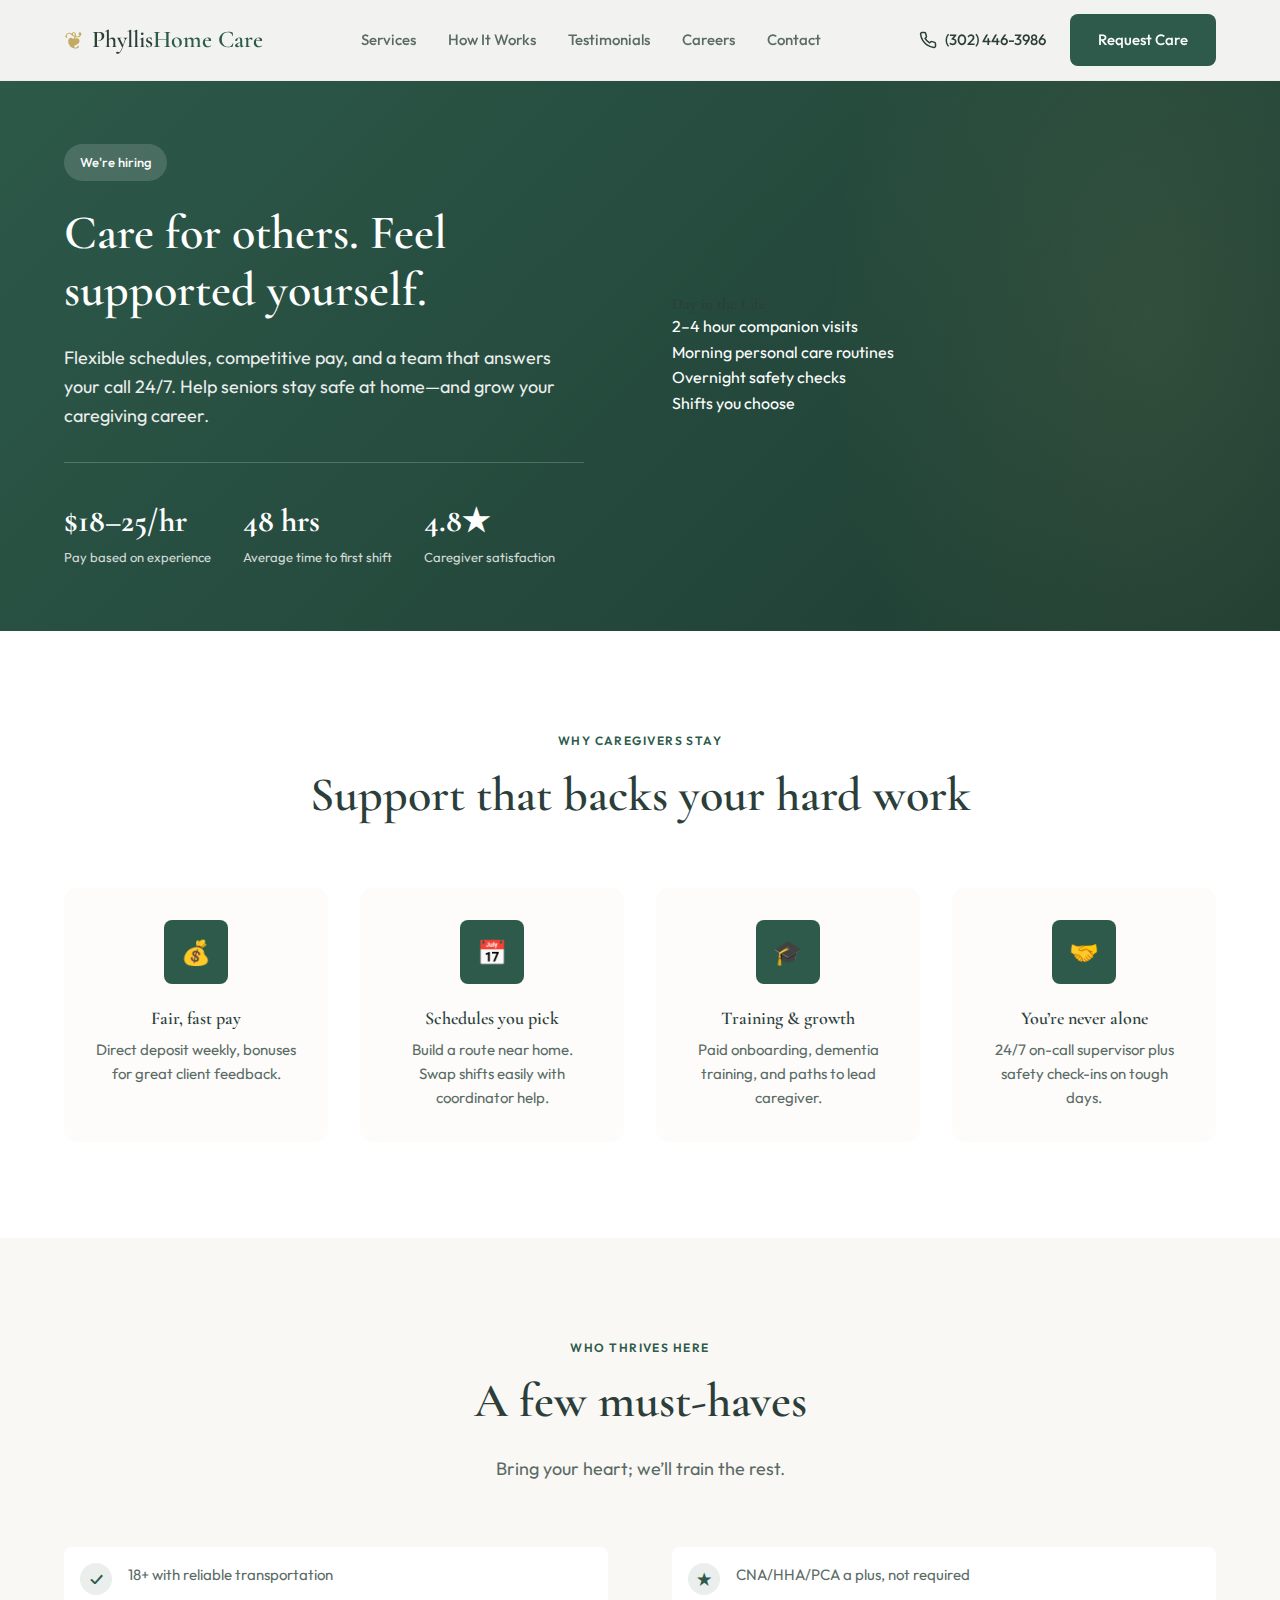
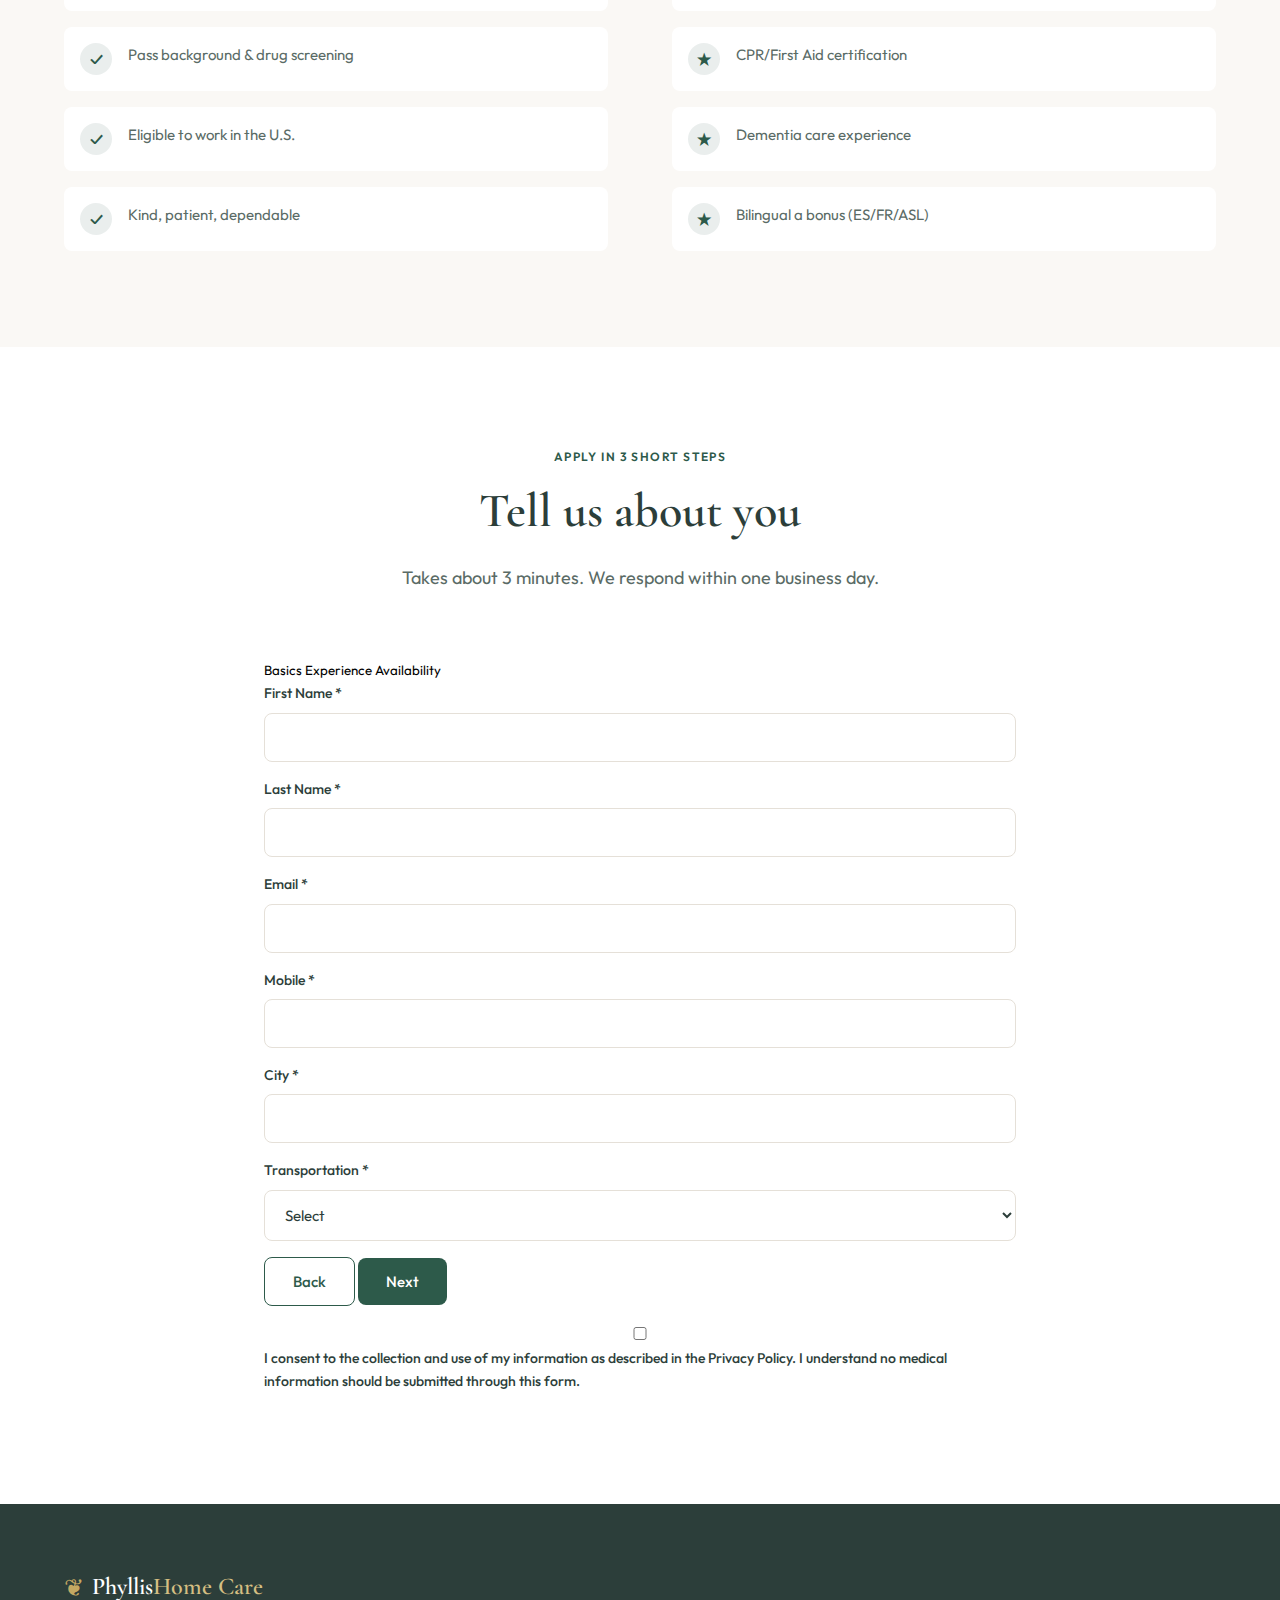
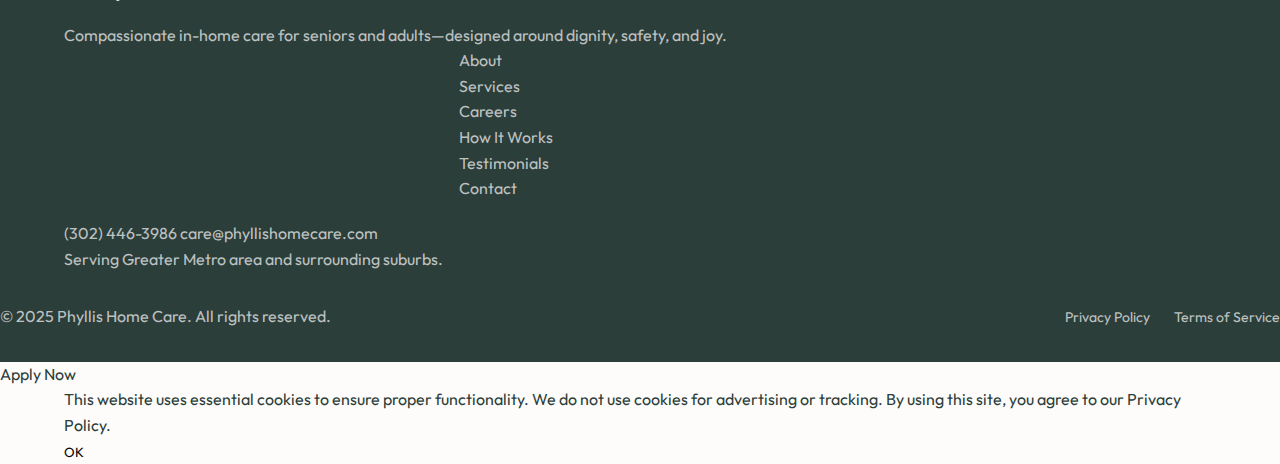
<file: careers.html>
<!DOCTYPE html>
<html lang="en">
<head>
    <meta charset="UTF-8">
    <meta name="viewport" content="width=device-width, initial-scale=1.0">
    <title>Careers | Join Our Caregiving Team | Phyllis Home Care</title>
    <meta name="description" content="Become a Phyllis Home Care caregiver. Competitive pay, flexible schedules, and a supportive team that has your back.">
    <link rel="preconnect" href="https://fonts.googleapis.com">
    <link rel="preconnect" href="https://fonts.gstatic.com" crossorigin>
    <link href="https://fonts.googleapis.com/css2?family=Cormorant+Garamond:wght@400;500;600;700&family=Outfit:wght@300;400;500;600&display=swap" rel="stylesheet">
    <!-- Cloudflare Web Analytics --><script defer src="https://static.cloudflareinsights.com/beacon.min.js" data-cf-beacon='{"token": "c07a1b1dac8c4518901e3ebe5208269e"}'></script><!-- End Cloudflare Web Analytics -->
    <link rel="stylesheet" href="css/style.css">
    <link rel="stylesheet" href="css/pages.css">
</head>
<body data-disable-chat="true">
    <!-- Navigation -->
    <header class="header" id="header">
        <nav class="nav container">
            <a href="index.html" class="nav__logo">
                <span class="logo-icon">❦</span>
                <span class="logo-text">Phyllis<span class="logo-accent">Home Care</span></span>
            </a>
            <ul class="nav__menu" id="nav-menu">
                <li><a href="index.html#services" class="nav__link">Services</a></li>
                <li><a href="index.html#process" class="nav__link">How It Works</a></li>
                <li><a href="index.html#testimonials" class="nav__link">Testimonials</a></li>
                <li><a href="careers.html" class="nav__link">Careers</a></li>
                <li><a href="index.html#contact" class="nav__link">Contact</a></li>
            </ul>
            <div class="nav__actions">
                <a href="tel:+1-302-446-3986" class="nav__phone">
                    <svg width="18" height="18" viewBox="0 0 24 24" fill="none" stroke="currentColor" stroke-width="2">
                        <path d="M22 16.92v3a2 2 0 0 1-2.18 2 19.79 19.79 0 0 1-8.63-3.07 19.5 19.5 0 0 1-6-6 19.79 19.79 0 0 1-3.07-8.67A2 2 0 0 1 4.11 2h3a2 2 0 0 1 2 1.72 12.84 12.84 0 0 0 .7 2.81 2 2 0 0 1-.45 2.11L8.09 9.91a16 16 0 0 0 6 6l1.27-1.27a2 2 0 0 1 2.11-.45 12.84 12.84 0 0 0 2.81.7A2 2 0 0 1 22 16.92z"/>
                    </svg>
                    (302) 446-3986
                </a>
                <a href="apply.html" class="btn btn--primary nav__cta">Request Care</a>
            </div>
            <button class="nav__toggle" id="nav-toggle" aria-label="Toggle menu">
                <span></span>
                <span></span>
                <span></span>
            </button>
        </nav>
    </header>

    <!-- Careers Hero -->
    <section class="careers-hero">
        <div class="container careers-hero__container">
            <div class="careers-hero__content">
                <span class="careers-hero__badge">We're hiring</span>
                <h1 class="careers-hero__title">Care for others. Feel supported yourself.</h1>
                <p class="careers-hero__subtitle">
                    Flexible schedules, competitive pay, and a team that answers your call 24/7.
                    Help seniors stay safe at home—and grow your caregiving career.
                </p>
                <div class="careers-hero__stats">
                    <div class="careers-stat">
                        <span class="careers-stat__number">$18–25/hr</span>
                        <span class="careers-stat__label">Pay based on experience</span>
                    </div>
                    <div class="careers-stat">
                        <span class="careers-stat__number">48 hrs</span>
                        <span class="careers-stat__label">Average time to first shift</span>
                    </div>
                    <div class="careers-stat">
                        <span class="careers-stat__number">4.8★</span>
                        <span class="careers-stat__label">Caregiver satisfaction</span>
                    </div>
                </div>
            </div>
            <div class="careers-hero__image careers-hero__image--placeholder">
                <div class="careers-hero__card">
                    <h4>Day in the Life</h4>
                    <ul>
                        <li>2–4 hour companion visits</li>
                        <li>Morning personal care routines</li>
                        <li>Overnight safety checks</li>
                    </ul>
                    <span class="tag">Shifts you choose</span>
                </div>
            </div>
        </div>
    </section>

    <!-- Why Join -->
    <section class="why-join">
        <div class="container">
            <div class="section-header section-header--center">
                <span class="section-tag">Why caregivers stay</span>
                <h2 class="section-title">Support that backs your hard work</h2>
            </div>
            <div class="benefits-grid benefits-grid--compact">
                <div class="benefit-card">
                    <div class="benefit-card__icon">💰</div>
                    <h3 class="benefit-card__title">Fair, fast pay</h3>
                    <p class="benefit-card__desc">Direct deposit weekly, bonuses for great client feedback.</p>
                </div>
                <div class="benefit-card">
                    <div class="benefit-card__icon">📅</div>
                    <h3 class="benefit-card__title">Schedules you pick</h3>
                    <p class="benefit-card__desc">Build a route near home. Swap shifts easily with coordinator help.</p>
                </div>
                <div class="benefit-card">
                    <div class="benefit-card__icon">🎓</div>
                    <h3 class="benefit-card__title">Training & growth</h3>
                    <p class="benefit-card__desc">Paid onboarding, dementia training, and paths to lead caregiver.</p>
                </div>
                <div class="benefit-card">
                    <div class="benefit-card__icon">🤝</div>
                    <h3 class="benefit-card__title">You’re never alone</h3>
                    <p class="benefit-card__desc">24/7 on-call supervisor plus safety check-ins on tough days.</p>
                </div>
            </div>
        </div>
    </section>

    <!-- Requirements -->
    <section class="requirements">
        <div class="container">
            <div class="section-header section-header--center">
                <span class="section-tag">Who thrives here</span>
                <h2 class="section-title">A few must-haves</h2>
                <p class="section-subtitle">Bring your heart; we’ll train the rest.</p>
            </div>
            <div class="requirements__container requirements__container--compact">
                <div class="requirements-list">
                    <div class="requirement-item">
                        <div class="requirement-item__icon">✓</div>
                        <span class="requirement-item__text">18+ with reliable transportation</span>
                    </div>
                    <div class="requirement-item">
                        <div class="requirement-item__icon">✓</div>
                        <span class="requirement-item__text">Pass background & drug screening</span>
                    </div>
                    <div class="requirement-item">
                        <div class="requirement-item__icon">✓</div>
                        <span class="requirement-item__text">Eligible to work in the U.S.</span>
                    </div>
                    <div class="requirement-item">
                        <div class="requirement-item__icon">✓</div>
                        <span class="requirement-item__text">Kind, patient, dependable</span>
                    </div>
                </div>
                <div class="requirements-list">
                    <div class="requirement-item">
                        <div class="requirement-item__icon">★</div>
                        <span class="requirement-item__text">CNA/HHA/PCA a plus, not required</span>
                    </div>
                    <div class="requirement-item">
                        <div class="requirement-item__icon">★</div>
                        <span class="requirement-item__text">CPR/First Aid certification</span>
                    </div>
                    <div class="requirement-item">
                        <div class="requirement-item__icon">★</div>
                        <span class="requirement-item__text">Dementia care experience</span>
                    </div>
                    <div class="requirement-item">
                        <div class="requirement-item__icon">★</div>
                        <span class="requirement-item__text">Bilingual a bonus (ES/FR/ASL)</span>
                    </div>
                </div>
            </div>
        </div>
    </section>

    <!-- Application Form -->
    <section class="caregiver-apply" id="apply">
        <div class="container caregiver-apply__container">
            <div class="section-header section-header--center">
                <span class="section-tag">Apply in 3 short steps</span>
                <h2 class="section-title">Tell us about you</h2>
                <p class="section-subtitle">Takes about 3 minutes. We respond within one business day.</p>
            </div>
            <form id="careers-form" class="apply-form multi-step" action="https://formspree.io/f/maqyvorl" method="POST">
                <div class="form-error" aria-live="polite"></div>
                <input type="hidden" name="form_name" value="Caregiver Application">
                <input type="hidden" name="source_page" value="Careers - Multi-step">
                <div class="form-steps">
                    <button type="button" class="step-btn step-btn--active" data-step="0">Basics</button>
                    <button type="button" class="step-btn" data-step="1">Experience</button>
                    <button type="button" class="step-btn" data-step="2">Availability</button>
                </div>

                <div class="form-section" data-step="0">
                    <div class="form-grid">
                        <div class="form-group">
                            <label for="first-name">First Name *</label>
                            <input type="text" id="first-name" name="firstName" required>
                        </div>
                        <div class="form-group">
                            <label for="last-name">Last Name *</label>
                            <input type="text" id="last-name" name="lastName" required>
                        </div>
                        <div class="form-group">
                            <label for="email">Email *</label>
                            <input type="email" id="email" name="email" required>
                        </div>
                        <div class="form-group">
                            <label for="phone">Mobile *</label>
                            <input type="tel" id="phone" name="phone" required>
                        </div>
                        <div class="form-group">
                            <label for="city">City *</label>
                            <input type="text" id="city" name="city" required>
                        </div>
                        <div class="form-group">
                            <label for="transport">Transportation *</label>
                            <select id="transport" name="transport" required>
                                <option value="">Select</option>
                                <option value="car">Personal car</option>
                                <option value="public">Public transit</option>
                                <option value="other">Other</option>
                            </select>
                        </div>
                    </div>
                </div>

                <div class="form-section" data-step="1" style="display:none;">
                    <div class="form-grid">
                        <div class="form-group">
                            <label for="experience">Years of Caregiving *</label>
                            <select id="experience" name="experience" required>
                                <option value="">Select</option>
                                <option value="0-1">0-1 years</option>
                                <option value="1-3">1-3 years</option>
                                <option value="3-5">3-5 years</option>
                                <option value="5+">5+ years</option>
                            </select>
                        </div>
                        <div class="form-group">
                            <label for="certs">Certifications</label>
                            <select id="certs" name="certs">
                                <option value="">None</option>
                                <option value="cna">CNA</option>
                                <option value="hha">HHA/PCA</option>
                                <option value="cpr">CPR/First Aid</option>
                            </select>
                        </div>
                        <div class="form-group">
                            <label for="dementia">Dementia Experience *</label>
                            <select id="dementia" name="dementia" required>
                                <option value="">Select</option>
                                <option value="yes">Yes</option>
                                <option value="no">Not yet</option>
                            </select>
                        </div>
                        <div class="form-group">
                            <label for="notes">Anything we should know?</label>
                            <textarea id="notes" name="notes" rows="3" placeholder="Languages, preferences, constraints"></textarea>
                        </div>
                    </div>
                </div>

                <div class="form-section" data-step="2" style="display:none;">
                    <div class="form-grid">
                        <div class="form-group">
                            <label for="hours">Weekly Hours Wanted *</label>
                            <select id="hours" name="hours" required>
                                <option value="">Select</option>
                                <option value="under-20">Under 20</option>
                                <option value="20-30">20-30</option>
                                <option value="30-40">30-40</option>
                                <option value="40+">40+</option>
                            </select>
                        </div>
                        <div class="form-group">
                            <label for="shifts">Preferred Shifts *</label>
                            <select id="shifts" name="shifts" required>
                                <option value="">Select</option>
                                <option value="days">Days</option>
                                <option value="evenings">Evenings</option>
                                <option value="overnights">Overnights</option>
                                <option value="weekends">Weekends</option>
                            </select>
                        </div>
                        <div class="form-group">
                            <label for="start">Earliest Start *</label>
                            <select id="start" name="start" required>
                                <option value="">Select</option>
                                <option value="asap">ASAP</option>
                                <option value="1wk">1 week</option>
                                <option value="2wk">2 weeks</option>
                                <option value="30+">30+ days</option>
                            </select>
                        </div>
                        <div class="form-group">
                            <label for="resume">Upload Resume (optional)</label>
                            <input type="file" id="resume" name="resume" accept=".pdf,.doc,.docx">
                        </div>
                    </div>
                </div>

                <div class="form-actions">
                    <button type="button" class="btn btn--outline prev-btn" data-action="prev">Back</button>
                    <button type="button" class="btn btn--primary next-btn" data-action="next">Next</button>
                    <button type="submit" class="btn btn--primary submit-btn" style="display:none;">Submit Application</button>
                </div>
                <div class="form-group form-group--checkbox" style="margin-top: var(--space-md); text-align:left;">
                    <input type="checkbox" id="careers-consent" name="consent" required>
                    <label for="careers-consent">
                        I consent to the collection and use of my information as described in the
                        <a href="privacy.html" target="_blank">Privacy Policy</a>. I understand no medical information should be submitted through this form.
                    </label>
                </div>
            </form>
            <div class="form-success" style="display:none;">
                <div class="success-card">
                    <h3>Thanks! Your application is in.</h3>
                    <p>Our hiring team will reach out within one business day.</p>
                </div>
            </div>
        </div>
    </section>

    <!-- Footer -->
    <footer class="footer">
        <div class="container footer__container">
            <div class="footer__brand">
                <a href="index.html" class="footer__logo">
                    <span class="logo-icon">❦</span>
                    <span class="logo-text">Phyllis<span class="logo-accent">Home Care</span></span>
                </a>
                <p>Compassionate in-home care for seniors and adults—designed around dignity, safety, and joy.</p>
            </div>
            <div class="footer__links">
                <h4>Company</h4>
                <ul>
                    <li><a href="index.html#about">About</a></li>
                    <li><a href="services.html">Services</a></li>
                    <li><a href="careers.html">Careers</a></li>
                </ul>
            </div>
            <div class="footer__links">
                <h4>Support</h4>
                <ul>
                    <li><a href="index.html#process">How It Works</a></li>
                    <li><a href="index.html#testimonials">Testimonials</a></li>
                    <li><a href="index.html#contact">Contact</a></li>
                </ul>
            </div>
            <div class="footer__contact">
                <h4>Get in Touch</h4>
                <a href="tel:+1-302-446-3986">(302) 446-3986</a>
                <a href="mailto:care@phyllishomecare.com">care@phyllishomecare.com</a>
                <p>Serving Greater Metro area and surrounding suburbs.</p>
            </div>
        </div>
        <div class="footer__bottom">
            <span>© 2025 Phyllis Home Care. All rights reserved.</span>
            <div class="footer__legal">
                <a href="privacy.html">Privacy Policy</a>
                <a href="terms.html">Terms of Service</a>
            </div>
        </div>
    </footer>

    <script src="js/main.js"></script>
    <a class="floating-cta" href="#apply">Apply Now</a>
    <div class="container cookie-wrapper">
        <div id="cookie-notice" class="cookie-notice">
            <p class="cookie-notice__text">
                This website uses essential cookies to ensure proper functionality. We do not use cookies for advertising or tracking.
                By using this site, you agree to our <a href="/privacy.html">Privacy Policy</a>.
            </p>
            <button class="cookie-notice__button" data-cookie-dismiss>
                OK
            </button>
        </div>
    </div>
</body>
</html>
</file>
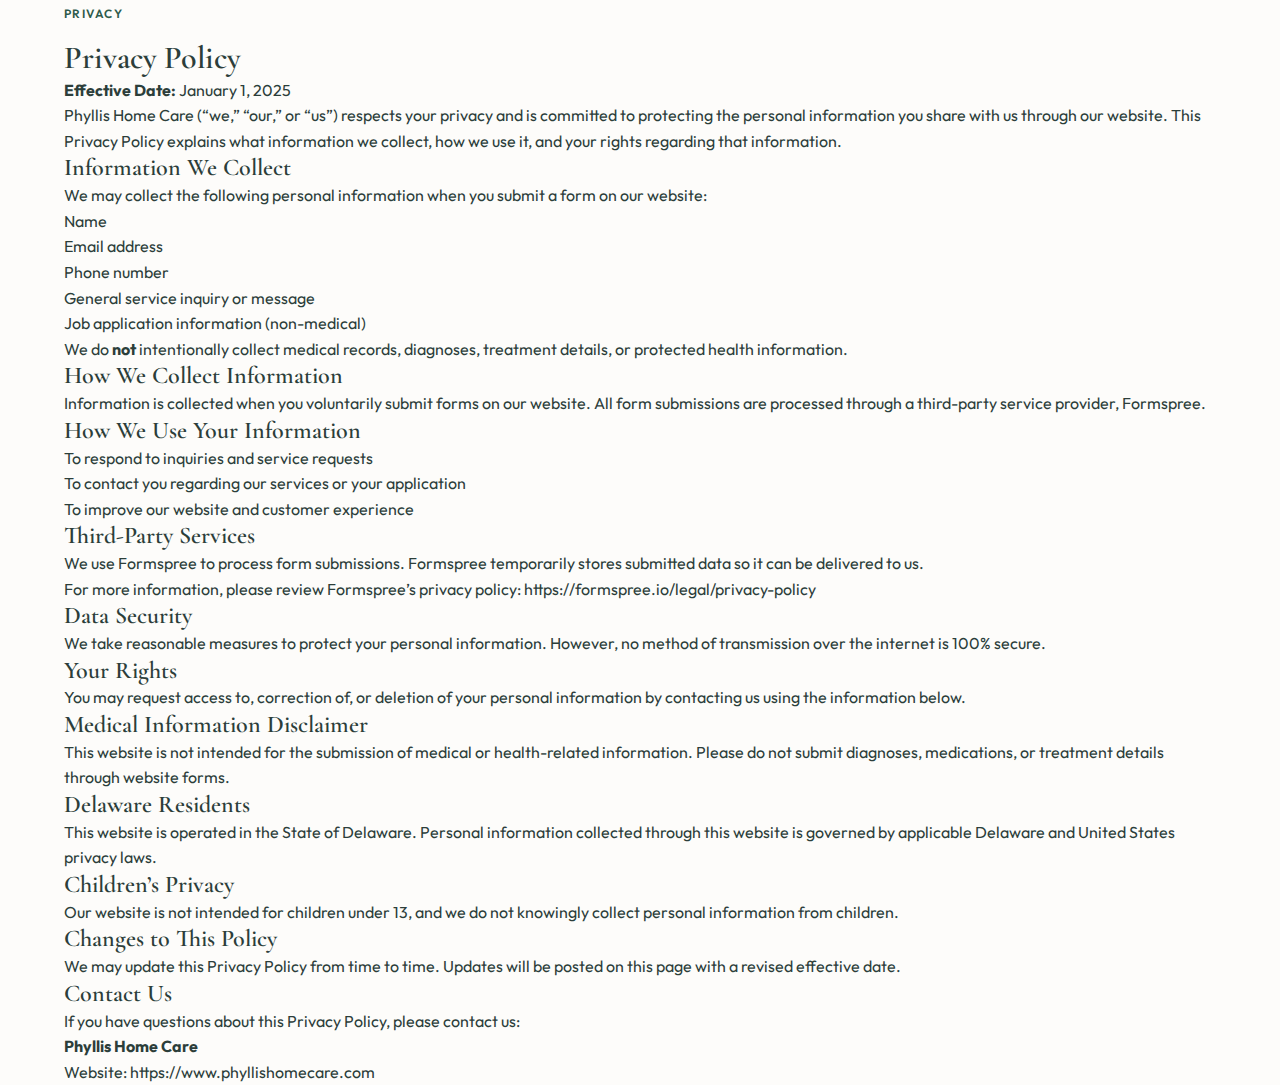
<file: privacy.html>
<!DOCTYPE html>
<html lang="en">
<head>
  <meta charset="UTF-8">
  <meta name="viewport" content="width=device-width, initial-scale=1.0">
  <title>Privacy Policy | Phyllis Home Care</title>
  <link rel="preconnect" href="https://fonts.googleapis.com">
  <link rel="preconnect" href="https://fonts.gstatic.com" crossorigin>
  <link href="https://fonts.googleapis.com/css2?family=Cormorant+Garamond:wght@400;500;600;700&family=Outfit:wght@300;400;500;600&display=swap" rel="stylesheet">
  <link rel="stylesheet" href="css/style.css">
  <link rel="stylesheet" href="css/pages.css">
</head>
<body>
  <main class="legal-page">
    <div class="container legal-page__inner">
      <p class="section-tag">Privacy</p>
      <h1 class="legal-title">Privacy Policy</h1>
      <p class="legal-meta"><strong>Effective Date:</strong> January 1, 2025</p>

      <p>Phyllis Home Care (“we,” “our,” or “us”) respects your privacy and is committed to protecting the personal information you share with us through our website. This Privacy Policy explains what information we collect, how we use it, and your rights regarding that information.</p>

      <h2>Information We Collect</h2>
      <p>We may collect the following personal information when you submit a form on our website:</p>
      <ul>
        <li>Name</li>
        <li>Email address</li>
        <li>Phone number</li>
        <li>General service inquiry or message</li>
        <li>Job application information (non-medical)</li>
      </ul>
      <p>We do <strong>not</strong> intentionally collect medical records, diagnoses, treatment details, or protected health information.</p>

      <h2>How We Collect Information</h2>
      <p>Information is collected when you voluntarily submit forms on our website. All form submissions are processed through a third-party service provider, Formspree.</p>

      <h2>How We Use Your Information</h2>
      <ul>
        <li>To respond to inquiries and service requests</li>
        <li>To contact you regarding our services or your application</li>
        <li>To improve our website and customer experience</li>
      </ul>

      <h2>Third-Party Services</h2>
      <p>We use Formspree to process form submissions. Formspree temporarily stores submitted data so it can be delivered to us.</p>
      <p>For more information, please review Formspree’s privacy policy:
        <a href="https://formspree.io/legal/privacy-policy" target="_blank" rel="noopener">https://formspree.io/legal/privacy-policy</a>
      </p>

      <h2>Data Security</h2>
      <p>We take reasonable measures to protect your personal information. However, no method of transmission over the internet is 100% secure.</p>

      <h2>Your Rights</h2>
      <p>You may request access to, correction of, or deletion of your personal information by contacting us using the information below.</p>

      <h2>Medical Information Disclaimer</h2>
      <p>This website is not intended for the submission of medical or health-related information. Please do not submit diagnoses, medications, or treatment details through website forms.</p>

      <h2>Delaware Residents</h2>
      <p>This website is operated in the State of Delaware. Personal information collected through this website is governed by applicable Delaware and United States privacy laws.</p>

      <h2>Children’s Privacy</h2>
      <p>Our website is not intended for children under 13, and we do not knowingly collect personal information from children.</p>

      <h2>Changes to This Policy</h2>
      <p>We may update this Privacy Policy from time to time. Updates will be posted on this page with a revised effective date.</p>

      <h2>Contact Us</h2>
      <p>If you have questions about this Privacy Policy, please contact us:</p>
      <p><strong>Phyllis Home Care</strong><br>
      Website: <a href="https://www.phyllishomecare.com">https://www.phyllishomecare.com</a></p>
    </div>
  </main>
</body>
</html>
</file>
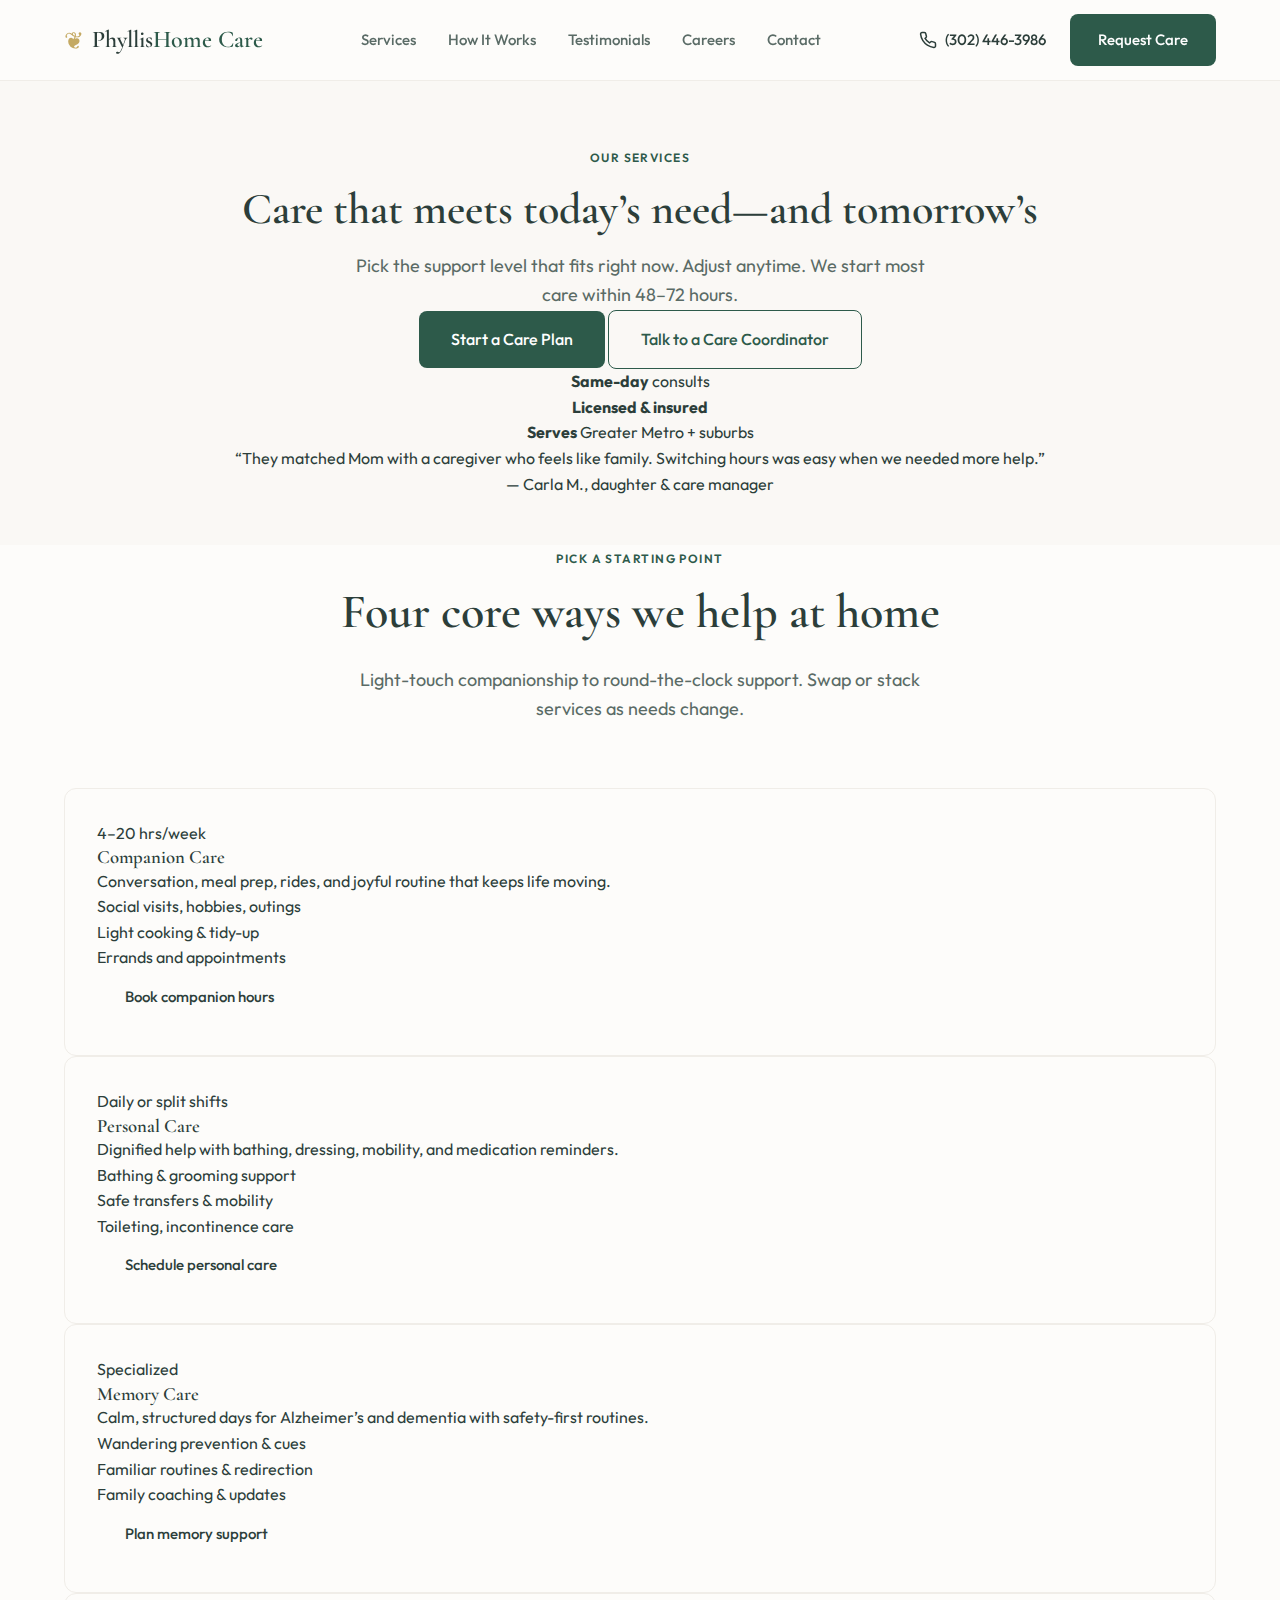
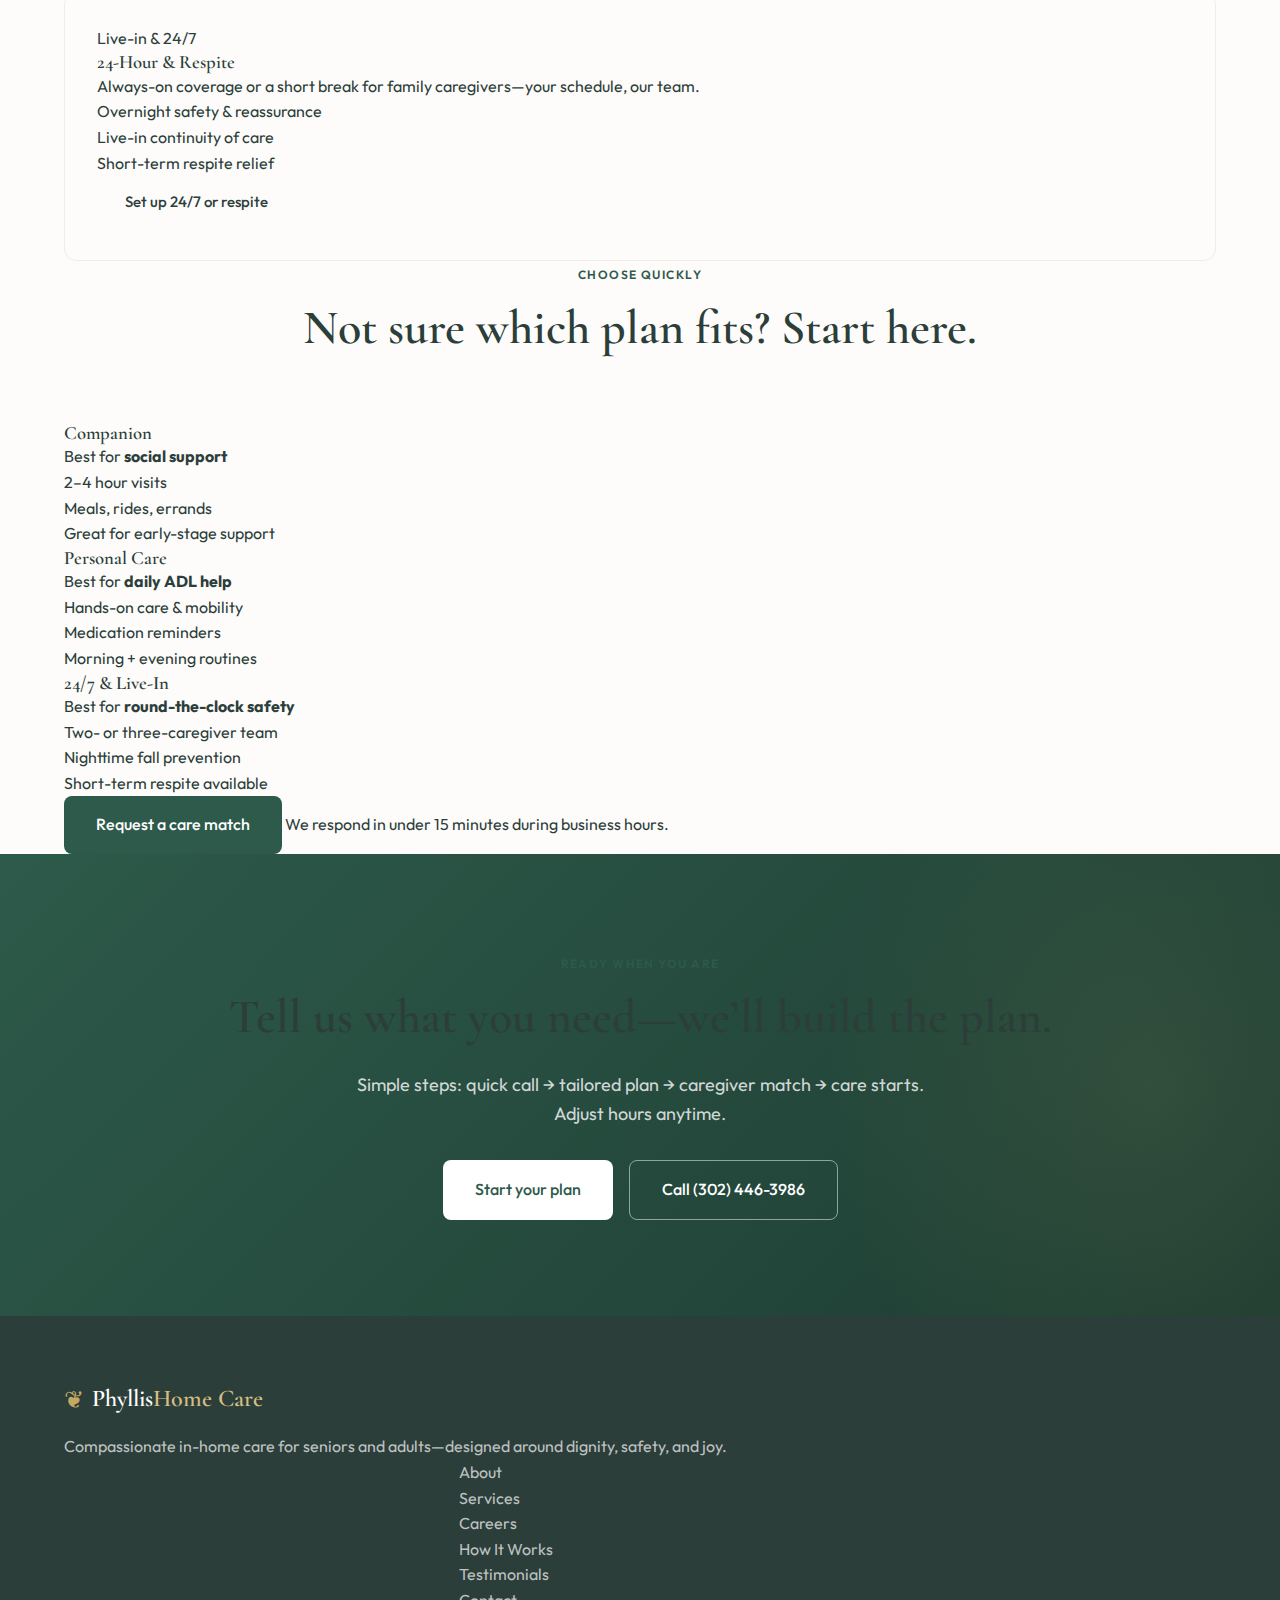
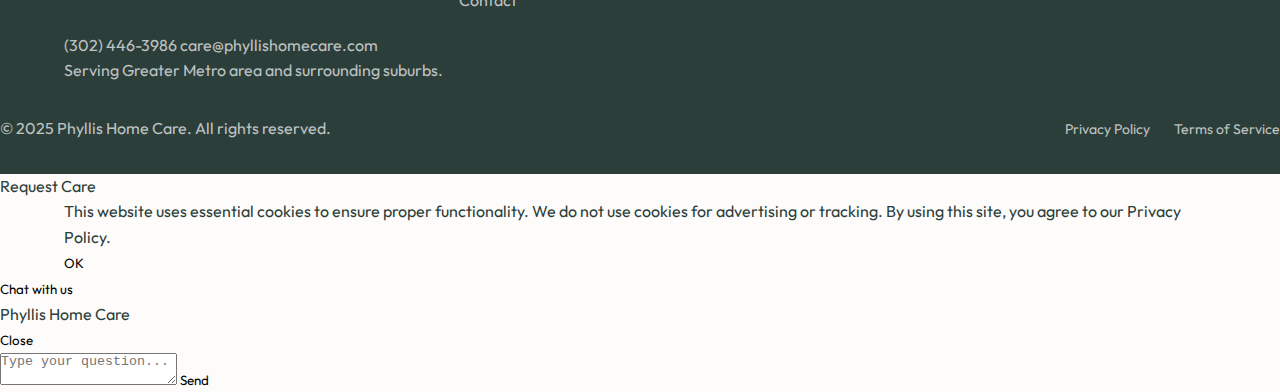
<file: services.html>
<!DOCTYPE html>
<html lang="en">
<head>
    <meta charset="UTF-8">
    <meta name="viewport" content="width=device-width, initial-scale=1.0">
    <title>Home Care Services | Phyllis Home Care</title>
    <meta name="description" content="Flexible in-home care: companionship, personal care, memory support, respite, and 24/7 live-in coverage. Simple plans, fast starts.">
    <link rel="preconnect" href="https://fonts.googleapis.com">
    <link rel="preconnect" href="https://fonts.gstatic.com" crossorigin>
    <link href="https://fonts.googleapis.com/css2?family=Cormorant+Garamond:wght@400;500;600;700&family=Outfit:wght@300;400;500;600&display=swap" rel="stylesheet">
    <meta name="chat-endpoint" content="">
    <!-- Cloudflare Web Analytics --><script defer src="https://static.cloudflareinsights.com/beacon.min.js" data-cf-beacon='{"token": "c07a1b1dac8c4518901e3ebe5208269e"}'></script><!-- End Cloudflare Web Analytics -->
    <link rel="stylesheet" href="css/style.css">
    <link rel="stylesheet" href="css/pages.css">
</head>
<body>
    <!-- Navigation -->
    <header class="header" id="header">
        <nav class="nav container">
            <a href="index.html" class="nav__logo">
                <span class="logo-icon">❦</span>
                <span class="logo-text">Phyllis<span class="logo-accent">Home Care</span></span>
            </a>
            <ul class="nav__menu" id="nav-menu">
                <li><a href="#services" class="nav__link">Services</a></li>
                <li><a href="index.html#process" class="nav__link">How It Works</a></li>
                <li><a href="index.html#testimonials" class="nav__link">Testimonials</a></li>
                <li><a href="careers.html" class="nav__link">Careers</a></li>
                <li><a href="index.html#contact" class="nav__link">Contact</a></li>
            </ul>
            <div class="nav__actions">
                <a href="tel:+1-302-446-3986" class="nav__phone">
                    <svg width="18" height="18" viewBox="0 0 24 24" fill="none" stroke="currentColor" stroke-width="2">
                        <path d="M22 16.92v3a2 2 0 0 1-2.18 2 19.79 19.79 0 0 1-8.63-3.07 19.5 19.5 0 0 1-6-6 19.79 19.79 0 0 1-3.07-8.67A2 2 0 0 1 4.11 2h3a2 2 0 0 1 2 1.72 12.84 12.84 0 0 0 .7 2.81 2 2 0 0 1-.45 2.11L8.09 9.91a16 16 0 0 0 6 6l1.27-1.27a2 2 0 0 1 2.11-.45 12.84 12.84 0 0 0 2.81.7A2 2 0 0 1 22 16.92z"/>
                    </svg>
                    (302) 446-3986
                </a>
                <a href="apply.html" class="btn btn--primary nav__cta">Request Care</a>
            </div>
            <button class="nav__toggle" id="nav-toggle" aria-label="Toggle menu">
                <span></span>
                <span></span>
                <span></span>
            </button>
        </nav>
    </header>

    <!-- Hero -->
    <section class="services-hero">
        <div class="container services-hero__container">
            <div>
                <span class="section-tag">Our Services</span>
                <h1 class="services-hero__title">Care that meets today’s need—and tomorrow’s</h1>
                <p class="services-hero__subtitle">
                    Pick the support level that fits right now. Adjust anytime. We start most care within 48–72 hours.
                </p>
                <div class="services-hero__actions">
                    <a href="apply.html" class="btn btn--primary btn--lg">Start a Care Plan</a>
                    <a href="tel:+1-302-446-3986" class="btn btn--outline btn--lg">Talk to a Care Coordinator</a>
                </div>
                <div class="services-hero__meta">
                    <div><strong>Same-day</strong> consults</div>
                    <div><strong>Licensed & insured</strong></div>
                    <div><strong>Serves</strong> Greater Metro + suburbs</div>
                </div>
            </div>
            <div class="services-hero__note">
                <p>“They matched Mom with a caregiver who feels like family. Switching hours was easy when we needed more help.”</p>
                <span>— Carla M., daughter & care manager</span>
            </div>
        </div>
    </section>

    <!-- Services Grid -->
    <section class="services-grid" id="services">
        <div class="container">
            <div class="section-header section-header--center">
                <span class="section-tag">Pick a starting point</span>
                <h2 class="section-title">Four core ways we help at home</h2>
                <p class="section-subtitle">Light-touch companionship to round-the-clock support. Swap or stack services as needs change.</p>
            </div>
            <div class="service-card__grid">
                <article class="service-card" style="--bg:image-set(url('images/service-companion.webp') type('image/webp'), url('images/service-companion.jpg') type('image/jpeg'))">
                    <div class="service-card__media" aria-hidden="true"></div>
                    <div class="service-card__body">
                        <span class="chip chip--soft">4–20 hrs/week</span>
                        <h3>Companion Care</h3>
                        <p>Conversation, meal prep, rides, and joyful routine that keeps life moving.</p>
                        <ul class="service-card__list">
                            <li>Social visits, hobbies, outings</li>
                            <li>Light cooking & tidy-up</li>
                            <li>Errands and appointments</li>
                        </ul>
                        <a href="apply.html" class="btn btn--ghost">Book companion hours</a>
                    </div>
                </article>
                <article class="service-card" style="--bg:image-set(url('images/service-personal.webp') type('image/webp'), url('images/service-personal.jpg') type('image/jpeg'))">
                    <div class="service-card__media" aria-hidden="true"></div>
                    <div class="service-card__body">
                        <span class="chip chip--soft">Daily or split shifts</span>
                        <h3>Personal Care</h3>
                        <p>Dignified help with bathing, dressing, mobility, and medication reminders.</p>
                        <ul class="service-card__list">
                            <li>Bathing & grooming support</li>
                            <li>Safe transfers & mobility</li>
                            <li>Toileting, incontinence care</li>
                        </ul>
                        <a href="apply.html" class="btn btn--ghost">Schedule personal care</a>
                    </div>
                </article>
                <article class="service-card" style="--bg:image-set(url('images/service-memory.webp') type('image/webp'), url('images/service-memory.jpg') type('image/jpeg'))">
                    <div class="service-card__media" aria-hidden="true"></div>
                    <div class="service-card__body">
                        <span class="chip chip--soft">Specialized</span>
                        <h3>Memory Care</h3>
                        <p>Calm, structured days for Alzheimer’s and dementia with safety-first routines.</p>
                        <ul class="service-card__list">
                            <li>Wandering prevention & cues</li>
                            <li>Familiar routines & redirection</li>
                            <li>Family coaching & updates</li>
                        </ul>
                        <a href="apply.html" class="btn btn--ghost">Plan memory support</a>
                    </div>
                </article>
                <article class="service-card" style="--bg:image-set(url('images/service-livein.webp') type('image/webp'), url('images/service-livein.jpg') type('image/jpeg'))">
                    <div class="service-card__media" aria-hidden="true"></div>
                    <div class="service-card__body">
                        <span class="chip chip--soft">Live-in & 24/7</span>
                        <h3>24-Hour & Respite</h3>
                        <p>Always-on coverage or a short break for family caregivers—your schedule, our team.</p>
                        <ul class="service-card__list">
                            <li>Overnight safety & reassurance</li>
                            <li>Live-in continuity of care</li>
                            <li>Short-term respite relief</li>
                        </ul>
                        <a href="apply.html" class="btn btn--ghost">Set up 24/7 or respite</a>
                    </div>
                </article>
            </div>
        </div>
    </section>

    <!-- Compare -->
    <section class="care-compare">
        <div class="container">
            <div class="section-header section-header--center">
                <span class="section-tag">Choose quickly</span>
                <h2 class="section-title">Not sure which plan fits? Start here.</h2>
            </div>
            <div class="compare-grid">
                <div class="compare-card">
                    <h3>Companion</h3>
                    <p class="compare-price">Best for <strong>social support</strong></p>
                    <ul>
                        <li>2–4 hour visits</li>
                        <li>Meals, rides, errands</li>
                        <li>Great for early-stage support</li>
                    </ul>
                </div>
                <div class="compare-card compare-card--highlight">
                    <h3>Personal Care</h3>
                    <p class="compare-price">Best for <strong>daily ADL help</strong></p>
                    <ul>
                        <li>Hands-on care & mobility</li>
                        <li>Medication reminders</li>
                        <li>Morning + evening routines</li>
                    </ul>
                </div>
                <div class="compare-card">
                    <h3>24/7 & Live-In</h3>
                    <p class="compare-price">Best for <strong>round-the-clock safety</strong></p>
                    <ul>
                        <li>Two- or three-caregiver team</li>
                        <li>Nighttime fall prevention</li>
                        <li>Short-term respite available</li>
                    </ul>
                </div>
            </div>
            <div class="compare-cta">
                <a href="apply.html" class="btn btn--primary btn--lg">Request a care match</a>
                <span class="compare-note">We respond in under 15 minutes during business hours.</span>
            </div>
        </div>
    </section>

    <!-- CTA -->
    <section class="cta cta--services">
        <div class="container cta__container">
            <div class="cta__content">
                <span class="section-tag">Ready when you are</span>
                <h2 class="section-title">Tell us what you need—we’ll build the plan.</h2>
                <p class="cta__subtitle">
                    Simple steps: quick call → tailored plan → caregiver match → care starts. Adjust hours anytime.
                </p>
                <div class="cta__actions">
                    <a href="apply.html" class="btn btn--white btn--lg">Start your plan</a>
                    <a href="tel:+1-302-446-3986" class="btn btn--outline-white btn--lg">Call (302) 446-3986</a>
                </div>
            </div>
        </div>
    </section>

    <!-- Footer -->
    <footer class="footer">
        <div class="container footer__container">
            <div class="footer__brand">
                <a href="index.html" class="footer__logo">
                    <span class="logo-icon">❦</span>
                    <span class="logo-text">Phyllis<span class="logo-accent">Home Care</span></span>
                </a>
                <p>Compassionate in-home care for seniors and adults—designed around dignity, safety, and joy.</p>
            </div>
            <div class="footer__links">
                <h4>Company</h4>
                <ul>
                    <li><a href="index.html#about">About</a></li>
                    <li><a href="services.html">Services</a></li>
                    <li><a href="careers.html">Careers</a></li>
                </ul>
            </div>
            <div class="footer__links">
                <h4>Support</h4>
                <ul>
                    <li><a href="index.html#process">How It Works</a></li>
                    <li><a href="index.html#testimonials">Testimonials</a></li>
                    <li><a href="index.html#contact">Contact</a></li>
                </ul>
            </div>
            <div class="footer__contact">
                <h4>Get in Touch</h4>
                <a href="tel:+1-302-446-3986">(302) 446-3986</a>
                <a href="mailto:care@phyllishomecare.com">care@phyllishomecare.com</a>
                <p>Serving Greater Metro area and surrounding suburbs.</p>
            </div>
        </div>
        <div class="footer__bottom">
            <span>© 2025 Phyllis Home Care. All rights reserved.</span>
            <div class="footer__legal">
                <a href="privacy.html">Privacy Policy</a>
                <a href="terms.html">Terms of Service</a>
            </div>
        </div>
    </footer>

    <script src="js/main.js"></script>
    <a class="floating-cta" href="apply.html">Request Care</a>
    <div class="container cookie-wrapper">
        <div id="cookie-notice" class="cookie-notice">
            <p class="cookie-notice__text">
                This website uses essential cookies to ensure proper functionality. We do not use cookies for advertising or tracking.
                By using this site, you agree to our <a href="/privacy.html">Privacy Policy</a>.
            </p>
            <button class="cookie-notice__button" data-cookie-dismiss>
                OK
            </button>
        </div>
    </div>
    <button class="chat-launcher" id="chat-launcher" aria-expanded="false">
        <span class="chat-launcher__dot"></span>
        Chat with us
    </button>
    <div class="chat-panel" id="chat-panel" aria-live="polite">
        <div class="chat-panel__header">
            <div class="chat-panel__title">Phyllis Home Care</div>
            <button class="chat-panel__close" id="chat-close">Close</button>
        </div>
        <div class="chat-panel__body">
            <div class="chat-messages" id="chat-messages"></div>
            <div class="chat-input">
                <textarea id="chat-input" placeholder="Type your question..." rows="2"></textarea>
                <button id="chat-send" form="chat-form">Send</button>
            </div>
            <div class="chat-status" id="chat-status"></div>
        </div>
        <form id="chat-form" style="display:none"></form>
    </div>
</body>
</html>
</file>
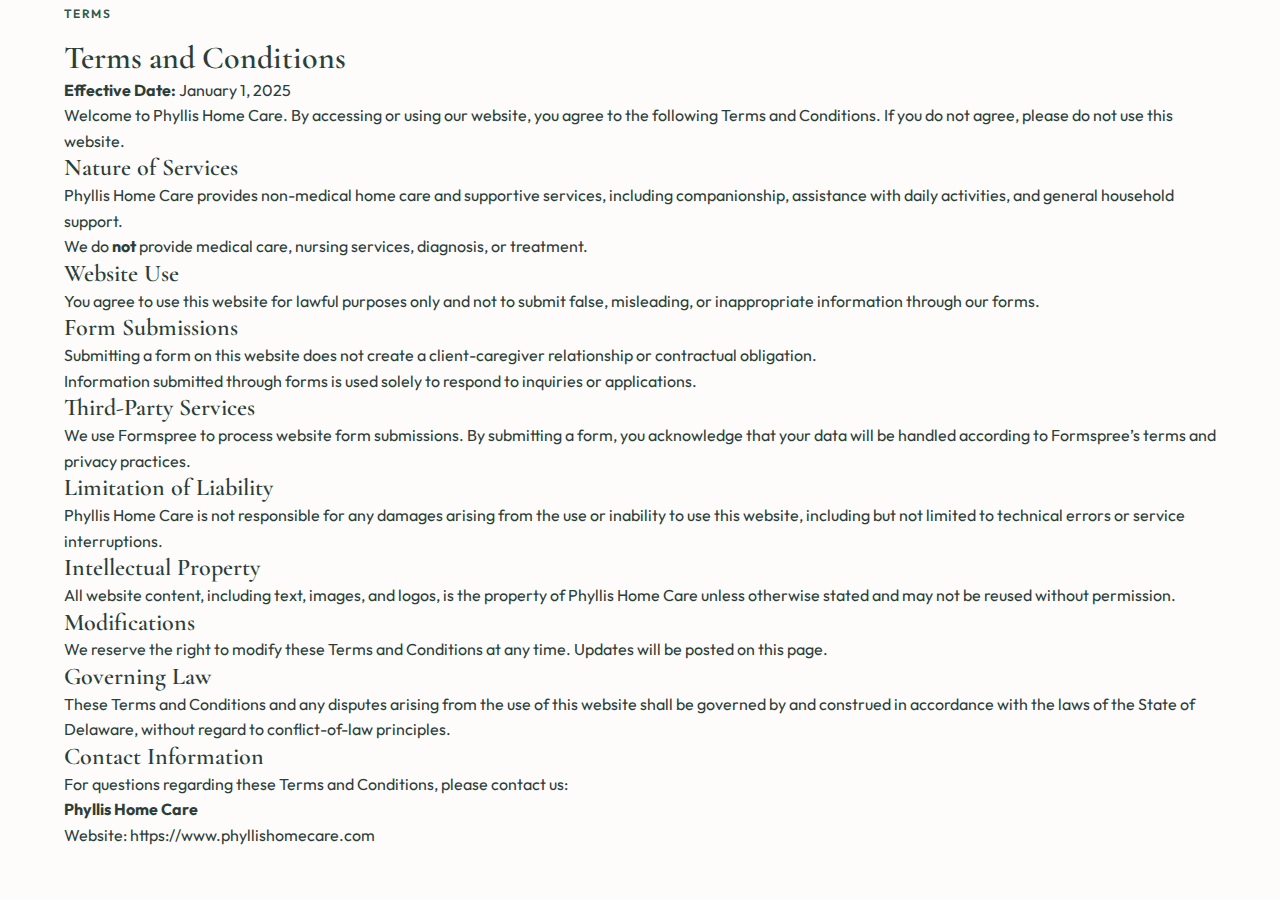
<file: terms.html>
<!DOCTYPE html>
<html lang="en">
<head>
  <meta charset="UTF-8">
  <meta name="viewport" content="width=device-width, initial-scale=1.0">
  <title>Terms and Conditions | Phyllis Home Care</title>
  <link rel="preconnect" href="https://fonts.googleapis.com">
  <link rel="preconnect" href="https://fonts.gstatic.com" crossorigin>
  <link href="https://fonts.googleapis.com/css2?family=Cormorant+Garamond:wght@400;500;600;700&family=Outfit:wght@300;400;500;600&display=swap" rel="stylesheet">
  <link rel="stylesheet" href="css/style.css">
  <link rel="stylesheet" href="css/pages.css">
</head>
<body>
  <main class="legal-page">
    <div class="container legal-page__inner">
      <p class="section-tag">Terms</p>
      <h1 class="legal-title">Terms and Conditions</h1>
      <p class="legal-meta"><strong>Effective Date:</strong> January 1, 2025</p>

      <p>Welcome to Phyllis Home Care. By accessing or using our website, you agree to the following Terms and Conditions. If you do not agree, please do not use this website.</p>

      <h2>Nature of Services</h2>
      <p>Phyllis Home Care provides non-medical home care and supportive services, including companionship, assistance with daily activities, and general household support.</p>
      <p>We do <strong>not</strong> provide medical care, nursing services, diagnosis, or treatment.</p>

      <h2>Website Use</h2>
      <p>You agree to use this website for lawful purposes only and not to submit false, misleading, or inappropriate information through our forms.</p>

      <h2>Form Submissions</h2>
      <p>Submitting a form on this website does not create a client-caregiver relationship or contractual obligation.</p>
      <p>Information submitted through forms is used solely to respond to inquiries or applications.</p>

      <h2>Third-Party Services</h2>
      <p>We use Formspree to process website form submissions. By submitting a form, you acknowledge that your data will be handled according to Formspree’s terms and privacy practices.</p>

      <h2>Limitation of Liability</h2>
      <p>Phyllis Home Care is not responsible for any damages arising from the use or inability to use this website, including but not limited to technical errors or service interruptions.</p>

      <h2>Intellectual Property</h2>
      <p>All website content, including text, images, and logos, is the property of Phyllis Home Care unless otherwise stated and may not be reused without permission.</p>

      <h2>Modifications</h2>
      <p>We reserve the right to modify these Terms and Conditions at any time. Updates will be posted on this page.</p>

      <h2>Governing Law</h2>
      <p>These Terms and Conditions and any disputes arising from the use of this website shall be governed by and construed in accordance with the laws of the State of Delaware, without regard to conflict-of-law principles.</p>

      <h2>Contact Information</h2>
      <p>For questions regarding these Terms and Conditions, please contact us:</p>
      <p><strong>Phyllis Home Care</strong><br>
      Website: <a href="https://www.phyllishomecare.com">https://www.phyllishomecare.com</a></p>
    </div>
  </main>
</body>
</html>
</file>
<file: css/style.css>
/* =====================================================
   PHYLLIS HOME CARE - MAIN STYLESHEET
   Clean, warm, professional design for homecare
   ===================================================== */

/* CSS Variables */
:root {
    /* Colors - Warm, trustworthy palette */
    --color-primary: #2D5A4A;
    --color-primary-light: #3A7A64;
    --color-primary-dark: #1E3D32;
    --color-accent: #C4A962;
    --color-accent-light: #D4BE82;
    
    --color-text: #2C3E3A;
    --color-text-light: #5A6B66;
    --color-text-muted: #8A9A95;
    
    --color-bg: #FDFCFA;
    --color-bg-warm: #F8F5F0;
    --color-bg-cream: #FAF8F5;
    --color-white: #FFFFFF;
    
    --color-border: #E5E0D8;
    --color-border-light: #F0EDE8;
    
    /* Typography */
    --font-display: 'Cormorant Garamond', Georgia, serif;
    --font-body: 'Outfit', -apple-system, sans-serif;
    
    /* Spacing */
    --space-xs: 0.25rem;
    --space-sm: 0.5rem;
    --space-md: 1rem;
    --space-lg: 1.5rem;
    --space-xl: 2rem;
    --space-2xl: 3rem;
    --space-3xl: 4rem;
    --space-4xl: 6rem;
    
    /* Layout */
    --container-max: 1200px;
    --container-narrow: 800px;
    
    /* Transitions */
    --transition-fast: 0.15s ease;
    --transition-base: 0.25s ease;
    --transition-slow: 0.4s ease;
    
    /* Shadows */
    --shadow-sm: 0 1px 3px rgba(45, 90, 74, 0.08);
    --shadow-md: 0 4px 12px rgba(45, 90, 74, 0.1);
    --shadow-lg: 0 8px 30px rgba(45, 90, 74, 0.12);
    --shadow-xl: 0 20px 50px rgba(45, 90, 74, 0.15);
    
    /* Border Radius */
    --radius-sm: 4px;
    --radius-md: 8px;
    --radius-lg: 12px;
    --radius-xl: 20px;
    --radius-full: 9999px;
}

/* Reset & Base */
*, *::before, *::after {
    box-sizing: border-box;
    margin: 0;
    padding: 0;
}

html {
    scroll-behavior: smooth;
    -webkit-font-smoothing: antialiased;
    -moz-osx-font-smoothing: grayscale;
}

body {
    font-family: var(--font-body);
    font-size: 16px;
    font-weight: 400;
    line-height: 1.6;
    color: var(--color-text);
    background-color: var(--color-bg);
}

img {
    max-width: 100%;
    height: auto;
    display: block;
}

a {
    color: inherit;
    text-decoration: none;
}

button {
    font-family: inherit;
    cursor: pointer;
    border: none;
    background: none;
}

ul, ol {
    list-style: none;
}

/* Container */
.container {
    width: 100%;
    max-width: var(--container-max);
    margin: 0 auto;
    padding: 0 var(--space-lg);
}

/* Typography */
h1, h2, h3, h4, h5, h6 {
    font-family: var(--font-display);
    font-weight: 600;
    line-height: 1.2;
    color: var(--color-text);
}

.section-tag {
    display: inline-block;
    font-family: var(--font-body);
    font-size: 0.75rem;
    font-weight: 600;
    letter-spacing: 0.12em;
    text-transform: uppercase;
    color: var(--color-primary);
    margin-bottom: var(--space-md);
}

.section-title {
    font-size: clamp(2rem, 5vw, 3rem);
    margin-bottom: var(--space-lg);
}

.section-subtitle {
    font-size: 1.125rem;
    color: var(--color-text-light);
    max-width: 600px;
}

.section-header {
    margin-bottom: var(--space-3xl);
}

.section-header--center {
    text-align: center;
}

.section-header--center .section-subtitle {
    margin: 0 auto;
}

.text-accent {
    color: var(--color-primary);
}

/* Buttons */
.btn {
    display: inline-flex;
    align-items: center;
    justify-content: center;
    gap: var(--space-sm);
    font-family: var(--font-body);
    font-size: 0.9375rem;
    font-weight: 500;
    padding: 0.875rem 1.75rem;
    border-radius: var(--radius-md);
    transition: all var(--transition-base);
    white-space: nowrap;
}

.btn--primary {
    background: var(--color-primary);
    color: var(--color-white);
}

.btn--primary:hover {
    background: var(--color-primary-light);
    transform: translateY(-2px);
    box-shadow: var(--shadow-md);
}

.btn--outline {
    background: transparent;
    color: var(--color-primary);
    border: 1.5px solid var(--color-primary);
}

.btn--outline:hover {
    background: var(--color-primary);
    color: var(--color-white);
}

.btn--white {
    background: var(--color-white);
    color: var(--color-primary);
}

.btn--white:hover {
    background: var(--color-bg-cream);
    transform: translateY(-2px);
}

.btn--outline-white {
    background: transparent;
    color: var(--color-white);
    border: 1.5px solid rgba(255,255,255,0.5);
}

.btn--outline-white:hover {
    background: rgba(255,255,255,0.1);
    border-color: var(--color-white);
}

.btn--lg {
    padding: 1rem 2rem;
    font-size: 1rem;
}

.btn--full {
    width: 100%;
}

.btn svg {
    transition: transform var(--transition-fast);
}

.btn:hover svg {
    transform: translateX(3px);
}

/* =====================================================
   HEADER & NAVIGATION
   ===================================================== */
.header {
    position: fixed;
    top: 0;
    left: 0;
    right: 0;
    z-index: 1000;
    background: rgba(253, 252, 250, 0.95);
    backdrop-filter: blur(10px);
    border-bottom: 1px solid var(--color-border-light);
    transition: all var(--transition-base);
}

.header.scrolled {
    box-shadow: var(--shadow-sm);
}

.nav {
    display: flex;
    align-items: center;
    justify-content: space-between;
    height: 80px;
}

.nav__logo {
    display: flex;
    align-items: center;
    gap: var(--space-sm);
}

.logo-icon {
    font-size: 1.5rem;
    color: var(--color-accent);
}

.logo-text {
    font-family: var(--font-display);
    font-size: 1.5rem;
    font-weight: 600;
    color: var(--color-text);
}

.logo-accent {
    color: var(--color-primary);
}

.nav__menu {
    display: flex;
    align-items: center;
    gap: var(--space-xl);
}

.nav__link {
    font-size: 0.9375rem;
    font-weight: 500;
    color: var(--color-text-light);
    transition: color var(--transition-fast);
    position: relative;
}

.nav__link::after {
    content: '';
    position: absolute;
    bottom: -4px;
    left: 0;
    width: 0;
    height: 2px;
    background: var(--color-primary);
    transition: width var(--transition-base);
}

.nav__link:hover {
    color: var(--color-primary);
}

.nav__link:hover::after {
    width: 100%;
}

.nav__actions {
    display: flex;
    align-items: center;
    gap: var(--space-lg);
}

.nav__phone {
    display: flex;
    align-items: center;
    gap: var(--space-sm);
    font-size: 0.9375rem;
    font-weight: 500;
    color: var(--color-text);
}

.nav__phone:hover {
    color: var(--color-primary);
}

.nav__toggle {
    display: none;
    flex-direction: column;
    gap: 5px;
    padding: var(--space-sm);
}

.nav__toggle span {
    width: 24px;
    height: 2px;
    background: var(--color-text);
    transition: all var(--transition-base);
}

/* Mobile Navigation */
@media (max-width: 1024px) {
    .nav__menu {
        position: fixed;
        top: 80px;
        left: 0;
        right: 0;
        bottom: 0;
        flex-direction: column;
        justify-content: flex-start;
        padding: var(--space-2xl);
        gap: var(--space-lg);
        background: var(--color-white);
        transform: translateX(100%);
        transition: transform var(--transition-base);
    }
    
    .nav__menu.active {
        transform: translateX(0);
    }
    
    .nav__phone {
        display: none;
    }
    
    .nav__toggle {
        display: flex;
    }
}

/* =====================================================
   HERO SECTION
   ===================================================== */
.hero {
    position: relative;
    min-height: 100vh;
    display: flex;
    align-items: center;
    padding: calc(80px + var(--space-3xl)) 0 var(--space-3xl);
    overflow: hidden;
}

.hero__bg {
    position: absolute;
    inset: 0;
    z-index: -1;
}

.hero__gradient {
    position: absolute;
    inset: 0;
    background: 
        radial-gradient(ellipse at 70% 20%, rgba(196, 169, 98, 0.08) 0%, transparent 50%),
        radial-gradient(ellipse at 30% 80%, rgba(45, 90, 74, 0.05) 0%, transparent 50%),
        linear-gradient(180deg, var(--color-bg-cream) 0%, var(--color-bg) 100%);
}

.hero__container {
    display: grid;
    grid-template-columns: 1fr 1fr;
    gap: var(--space-3xl);
    align-items: center;
}

.hero__content {
    max-width: 580px;
}

.hero__badge {
    display: inline-block;
    font-size: 0.8125rem;
    font-weight: 500;
    color: var(--color-primary);
    background: rgba(45, 90, 74, 0.08);
    padding: var(--space-sm) var(--space-md);
    border-radius: var(--radius-full);
    margin-bottom: var(--space-lg);
}

.hero__title {
    font-size: clamp(2.5rem, 6vw, 4rem);
    line-height: 1.1;
    margin-bottom: var(--space-lg);
}

.hero__subtitle {
    font-size: 1.125rem;
    color: var(--color-text-light);
    margin-bottom: var(--space-xl);
    max-width: 480px;
}

.hero__actions {
    display: flex;
    flex-wrap: wrap;
    gap: var(--space-md);
    margin-bottom: var(--space-2xl);
}

.hero__trust {
    display: flex;
    align-items: center;
    gap: var(--space-xl);
    padding-top: var(--space-xl);
    border-top: 1px solid var(--color-border);
}

.trust-item {
    display: flex;
    flex-direction: column;
}

.trust-number {
    font-family: var(--font-display);
    font-size: 1.75rem;
    font-weight: 700;
    color: var(--color-primary);
}

.trust-label {
    font-size: 0.8125rem;
    color: var(--color-text-muted);
}

.trust-divider {
    width: 1px;
    height: 40px;
    background: var(--color-border);
}

/* Hero Image */
.hero__image {
    position: relative;
}

.hero__image-frame {
    position: relative;
    border-radius: var(--radius-xl);
    overflow: hidden;
    aspect-ratio: 4/5;
    background: linear-gradient(135deg, var(--color-bg-warm) 0%, var(--color-bg-cream) 100%);
    border: 1px solid var(--color-border);
}

.hero__image-placeholder {
    display: flex;
    flex-direction: column;
    align-items: center;
    justify-content: center;
    height: 100%;
    gap: var(--space-md);
    color: var(--color-text-muted);
}

.hero__image-placeholder svg {
    color: var(--color-primary);
    opacity: 0.3;
}

.hero__floating-card {
    position: absolute;
    bottom: var(--space-xl);
    left: -30px;
    display: flex;
    align-items: center;
    gap: var(--space-md);
    background: var(--color-white);
    padding: var(--space-md) var(--space-lg);
    border-radius: var(--radius-lg);
    box-shadow: var(--shadow-lg);
    animation: float 3s ease-in-out infinite;
}

@keyframes float {
    0%, 100% { transform: translateY(0); }
    50% { transform: translateY(-10px); }
}

.floating-card__icon {
    font-size: 1.5rem;
    color: var(--color-accent);
}

.floating-card__rating {
    font-family: var(--font-display);
    font-size: 1.25rem;
    font-weight: 700;
    color: var(--color-text);
}

.floating-card__text {
    font-size: 0.75rem;
    color: var(--color-text-muted);
}

.floating-card__content {
    display: flex;
    flex-direction: column;
}

/* Hero Scroll Indicator */
.hero__scroll {
    position: absolute;
    bottom: var(--space-xl);
    left: 50%;
    transform: translateX(-50%);
    display: flex;
    flex-direction: column;
    align-items: center;
    gap: var(--space-sm);
    font-size: 0.75rem;
    color: var(--color-text-muted);
}

.scroll-indicator {
    width: 20px;
    height: 32px;
    border: 2px solid var(--color-border);
    border-radius: 10px;
    position: relative;
}

.scroll-indicator::after {
    content: '';
    position: absolute;
    top: 6px;
    left: 50%;
    transform: translateX(-50%);
    width: 4px;
    height: 8px;
    background: var(--color-primary);
    border-radius: 2px;
    animation: scroll-bounce 1.5s ease-in-out infinite;
}

@keyframes scroll-bounce {
    0%, 100% { transform: translateX(-50%) translateY(0); opacity: 1; }
    50% { transform: translateX(-50%) translateY(6px); opacity: 0.5; }
}

/* Hero Responsive */
@media (max-width: 1024px) {
    .hero__container {
        grid-template-columns: 1fr;
        text-align: center;
    }
    
    .hero__content {
        max-width: 100%;
    }
    
    .hero__subtitle {
        max-width: 100%;
    }
    
    .hero__actions {
        justify-content: center;
    }
    
    .hero__trust {
        justify-content: center;
    }
    
    .hero__image {
        display: none;
    }
    
    .hero__scroll {
        display: none;
    }
}

/* =====================================================
   SERVICES SECTION
   ===================================================== */
.services {
    padding: var(--space-4xl) 0;
    background: var(--color-white);
}

.services__grid {
    display: grid;
    grid-template-columns: repeat(3, 1fr);
    gap: var(--space-xl);
}

.service-card {
    position: relative;
    padding: var(--space-xl);
    background: var(--color-bg);
    border: 1px solid var(--color-border-light);
    border-radius: var(--radius-lg);
    transition: all var(--transition-base);
}

.service-card:hover {
    transform: translateY(-5px);
    box-shadow: var(--shadow-lg);
    border-color: var(--color-primary);
}

.service-card--featured {
    background: linear-gradient(135deg, var(--color-primary) 0%, var(--color-primary-dark) 100%);
    border-color: transparent;
}

.service-card--featured * {
    color: var(--color-white);
}

.service-card--featured .service-card__icon {
    background: rgba(255,255,255,0.15);
}

.service-card--featured .service-card__features li::before {
    color: var(--color-accent-light);
}

.service-card__badge {
    position: absolute;
    top: var(--space-md);
    right: var(--space-md);
    font-size: 0.6875rem;
    font-weight: 600;
    text-transform: uppercase;
    letter-spacing: 0.05em;
    color: var(--color-accent);
    background: rgba(196, 169, 98, 0.15);
    padding: var(--space-xs) var(--space-sm);
    border-radius: var(--radius-sm);
}

.service-card--featured .service-card__badge {
    background: rgba(196, 169, 98, 0.25);
    color: var(--color-accent-light);
}

.service-card__icon {
    display: flex;
    align-items: center;
    justify-content: center;
    width: 56px;
    height: 56px;
    background: var(--color-bg-warm);
    border-radius: var(--radius-md);
    margin-bottom: var(--space-lg);
    color: var(--color-primary);
}

.service-card__title {
    font-size: 1.25rem;
    margin-bottom: var(--space-sm);
}

.service-card__desc {
    font-size: 0.9375rem;
    color: var(--color-text-light);
    margin-bottom: var(--space-lg);
}

.service-card--featured .service-card__desc {
    color: rgba(255,255,255,0.8);
}

.service-card__features {
    margin-bottom: var(--space-lg);
}

.service-card__features li {
    position: relative;
    padding-left: var(--space-lg);
    font-size: 0.875rem;
    color: var(--color-text-light);
    margin-bottom: var(--space-sm);
}

.service-card__features li::before {
    content: '✓';
    position: absolute;
    left: 0;
    color: var(--color-primary);
    font-weight: 600;
}

.service-card--featured .service-card__features li {
    color: rgba(255,255,255,0.8);
}

.service-card__link {
    display: inline-flex;
    align-items: center;
    gap: var(--space-sm);
    font-size: 0.875rem;
    font-weight: 500;
    color: var(--color-primary);
    transition: gap var(--transition-fast);
}

.service-card--featured .service-card__link {
    color: var(--color-accent-light);
}

.service-card__link:hover {
    gap: var(--space-md);
}

@media (max-width: 1024px) {
    .services__grid {
        grid-template-columns: repeat(2, 1fr);
    }
}

@media (max-width: 640px) {
    .services__grid {
        grid-template-columns: 1fr;
    }
}

/* =====================================================
   ABOUT SECTION
   ===================================================== */
.about {
    padding: var(--space-4xl) 0;
    background: var(--color-bg-cream);
}

.about__container {
    display: grid;
    grid-template-columns: 1fr 1.2fr;
    gap: var(--space-3xl);
    align-items: center;
}

.about__image {
    position: relative;
}

.about__image-main {
    border-radius: var(--radius-xl);
    overflow: hidden;
    aspect-ratio: 4/5;
}

.image-placeholder {
    display: flex;
    align-items: center;
    justify-content: center;
    height: 100%;
    background: linear-gradient(135deg, var(--color-bg-warm) 0%, var(--color-white) 100%);
    border: 1px solid var(--color-border);
    color: var(--color-text-muted);
    font-size: 0.875rem;
}

.about__image-accent {
    position: absolute;
    bottom: -20px;
    right: -20px;
    width: 150px;
    height: 150px;
    border-radius: var(--radius-lg);
    overflow: hidden;
    box-shadow: var(--shadow-xl);
}

.image-placeholder--small {
    background: var(--color-primary);
    color: var(--color-white);
    font-family: var(--font-display);
    font-size: 1.25rem;
    font-weight: 700;
}

.about__text {
    font-size: 1.0625rem;
    color: var(--color-text-light);
    margin-bottom: var(--space-lg);
}

.about__values {
    display: flex;
    flex-direction: column;
    gap: var(--space-lg);
    margin: var(--space-xl) 0;
    padding: var(--space-xl) 0;
    border-top: 1px solid var(--color-border);
    border-bottom: 1px solid var(--color-border);
}

.value-item {
    display: flex;
    align-items: flex-start;
    gap: var(--space-md);
}

.value-icon {
    display: flex;
    align-items: center;
    justify-content: center;
    width: 40px;
    height: 40px;
    background: var(--color-primary);
    color: var(--color-white);
    border-radius: var(--radius-md);
    font-size: 1rem;
    flex-shrink: 0;
}

.value-content h4 {
    font-family: var(--font-body);
    font-size: 1rem;
    font-weight: 600;
    margin-bottom: var(--space-xs);
}

.value-content p {
    font-size: 0.875rem;
    color: var(--color-text-light);
}

@media (max-width: 1024px) {
    .about__container {
        grid-template-columns: 1fr;
    }
    
    .about__image {
        max-width: 400px;
        margin: 0 auto;
    }
}

/* =====================================================
   PROCESS SECTION
   ===================================================== */
.process {
    padding: var(--space-4xl) 0;
    background: var(--color-white);
}

.process__timeline {
    display: grid;
    grid-template-columns: repeat(4, 1fr);
    gap: var(--space-xl);
    margin-bottom: var(--space-3xl);
}

.process__step {
    position: relative;
    text-align: center;
}

.process__step::after {
    content: '';
    position: absolute;
    top: 30px;
    right: -50%;
    width: 100%;
    height: 2px;
    background: linear-gradient(90deg, var(--color-primary) 0%, var(--color-border) 100%);
}

.process__step:last-child::after {
    display: none;
}

.step__number {
    display: inline-flex;
    align-items: center;
    justify-content: center;
    width: 60px;
    height: 60px;
    background: var(--color-primary);
    color: var(--color-white);
    font-family: var(--font-display);
    font-size: 1.25rem;
    font-weight: 700;
    border-radius: 50%;
    margin-bottom: var(--space-lg);
    position: relative;
    z-index: 1;
}

.step__title {
    font-size: 1.125rem;
    margin-bottom: var(--space-sm);
}

.step__desc {
    font-size: 0.9375rem;
    color: var(--color-text-light);
}

.process__cta {
    text-align: center;
}

@media (max-width: 1024px) {
    .process__timeline {
        grid-template-columns: repeat(2, 1fr);
    }
    
    .process__step::after {
        display: none;
    }
}

@media (max-width: 640px) {
    .process__timeline {
        grid-template-columns: 1fr;
    }
}

/* =====================================================
   TESTIMONIALS SECTION
   ===================================================== */
.testimonials {
    padding: var(--space-4xl) 0;
    background: var(--color-bg-cream);
}

.testimonials__grid {
    display: grid;
    grid-template-columns: repeat(3, 1fr);
    gap: var(--space-xl);
}

.testimonial-card {
    background: var(--color-white);
    padding: var(--space-xl);
    border-radius: var(--radius-lg);
    border: 1px solid var(--color-border-light);
}

.testimonial-card__stars {
    color: var(--color-accent);
    font-size: 1rem;
    letter-spacing: 2px;
    margin-bottom: var(--space-md);
}

.testimonial-card__quote {
    font-size: 1rem;
    line-height: 1.7;
    color: var(--color-text-light);
    margin-bottom: var(--space-lg);
    font-style: italic;
}

.testimonial-card__author {
    display: flex;
    align-items: center;
    gap: var(--space-md);
}

.author-avatar {
    display: flex;
    align-items: center;
    justify-content: center;
    width: 48px;
    height: 48px;
    background: var(--color-primary);
    color: var(--color-white);
    border-radius: 50%;
    font-weight: 600;
    font-size: 0.875rem;
}

.author-info {
    display: flex;
    flex-direction: column;
}

.author-name {
    font-weight: 600;
    color: var(--color-text);
}

.author-relation {
    font-size: 0.8125rem;
    color: var(--color-text-muted);
}

@media (max-width: 1024px) {
    .testimonials__grid {
        grid-template-columns: 1fr;
        max-width: 600px;
        margin: 0 auto;
    }
}

/* =====================================================
   CTA SECTION
   ===================================================== */
.cta {
    padding: var(--space-4xl) 0;
    background: linear-gradient(135deg, var(--color-primary) 0%, var(--color-primary-dark) 100%);
    position: relative;
    overflow: hidden;
}

.cta::before {
    content: '';
    position: absolute;
    top: -50%;
    right: -20%;
    width: 60%;
    height: 200%;
    background: radial-gradient(ellipse, rgba(196, 169, 98, 0.1) 0%, transparent 60%);
}

.cta__container {
    text-align: center;
    position: relative;
    z-index: 1;
}

.cta__title {
    font-size: clamp(1.75rem, 4vw, 2.5rem);
    color: var(--color-white);
    margin-bottom: var(--space-md);
}

.cta__subtitle {
    font-size: 1.125rem;
    color: rgba(255,255,255,0.8);
    max-width: 600px;
    margin: 0 auto var(--space-xl);
}

.cta__actions {
    display: flex;
    justify-content: center;
    flex-wrap: wrap;
    gap: var(--space-md);
}

/* =====================================================
   CONTACT SECTION
   ===================================================== */
.contact {
    padding: var(--space-4xl) 0;
    background: var(--color-white);
}

.contact__container {
    display: grid;
    grid-template-columns: 1fr 1.2fr;
    gap: var(--space-3xl);
}

.contact__text {
    font-size: 1.0625rem;
    color: var(--color-text-light);
    margin-bottom: var(--space-xl);
}

.contact__methods {
    display: flex;
    flex-direction: column;
    gap: var(--space-lg);
}

.contact-method {
    display: flex;
    align-items: flex-start;
    gap: var(--space-md);
}

.contact-method__icon {
    display: flex;
    align-items: center;
    justify-content: center;
    width: 48px;
    height: 48px;
    background: var(--color-bg-warm);
    border-radius: var(--radius-md);
    color: var(--color-primary);
    flex-shrink: 0;
}

.contact-method__label {
    font-size: 0.75rem;
    font-weight: 600;
    text-transform: uppercase;
    letter-spacing: 0.05em;
    color: var(--color-text-muted);
    display: block;
    margin-bottom: var(--space-xs);
}

.contact-method__value {
    color: var(--color-text);
    font-weight: 500;
}

a.contact-method__value:hover {
    color: var(--color-primary);
}

/* Contact Form */
.contact__form-wrapper {
    background: var(--color-bg-cream);
    padding: var(--space-xl);
    border-radius: var(--radius-lg);
}

.contact-form__title {
    font-size: 1.25rem;
    margin-bottom: var(--space-lg);
}

.form-group {
    margin-bottom: var(--space-md);
}

.form-group label {
    display: block;
    font-size: 0.875rem;
    font-weight: 500;
    color: var(--color-text);
    margin-bottom: var(--space-sm);
}

.form-group input,
.form-group textarea,
.form-group select {
    width: 100%;
    padding: 0.875rem var(--space-md);
    font-family: var(--font-body);
    font-size: 0.9375rem;
    color: var(--color-text);
    background: var(--color-white);
    border: 1px solid var(--color-border);
    border-radius: var(--radius-md);
    transition: all var(--transition-fast);
}

.form-group input:focus,
.form-group textarea:focus,
.form-group select:focus {
    outline: none;
    border-color: var(--color-primary);
    box-shadow: 0 0 0 3px rgba(45, 90, 74, 0.1);
}

.form-group input::placeholder,
.form-group textarea::placeholder {
    color: var(--color-text-muted);
}

.form-group textarea {
    resize: vertical;
    min-height: 120px;
}

.form-row {
    display: grid;
    grid-template-columns: repeat(2, 1fr);
    gap: var(--space-md);
}

@media (max-width: 640px) {
    .form-row {
        grid-template-columns: 1fr;
    }
}

@media (max-width: 1024px) {
    .contact__container {
        grid-template-columns: 1fr;
    }
}

/* =====================================================
   FOOTER
   ===================================================== */
.footer {
    background: var(--color-text);
    color: rgba(255,255,255,0.7);
    padding: var(--space-3xl) 0 var(--space-xl);
}

.footer__main {
    display: grid;
    grid-template-columns: 1.5fr 2fr;
    gap: var(--space-3xl);
    padding-bottom: var(--space-2xl);
    border-bottom: 1px solid rgba(255,255,255,0.1);
}

.footer__logo {
    display: flex;
    align-items: center;
    gap: var(--space-sm);
    margin-bottom: var(--space-md);
}

.footer__logo .logo-text {
    color: var(--color-white);
}

.footer__logo .logo-accent {
    color: var(--color-accent-light);
}

.footer__tagline {
    font-size: 0.9375rem;
    margin-bottom: var(--space-lg);
    max-width: 280px;
}

.footer__social {
    display: flex;
    gap: var(--space-md);
}

.social-link {
    display: flex;
    align-items: center;
    justify-content: center;
    width: 40px;
    height: 40px;
    background: rgba(255,255,255,0.1);
    border-radius: var(--radius-md);
    transition: all var(--transition-fast);
}

.social-link:hover {
    background: var(--color-primary);
    color: var(--color-white);
}

.footer__links {
    display: grid;
    grid-template-columns: repeat(3, 1fr);
    gap: var(--space-xl);
}

.footer__heading {
    font-family: var(--font-body);
    font-size: 0.875rem;
    font-weight: 600;
    color: var(--color-white);
    margin-bottom: var(--space-md);
    text-transform: uppercase;
    letter-spacing: 0.05em;
}

.footer__list li {
    margin-bottom: var(--space-sm);
}

.footer__list a {
    font-size: 0.9375rem;
    transition: color var(--transition-fast);
}

.footer__list a:hover {
    color: var(--color-white);
}

.footer__bottom {
    display: flex;
    justify-content: space-between;
    align-items: center;
    padding-top: var(--space-xl);
}

.footer__copyright {
    font-size: 0.875rem;
}

.footer__legal {
    display: flex;
    gap: var(--space-lg);
}

.footer__legal a {
    font-size: 0.875rem;
    transition: color var(--transition-fast);
}

.footer__legal a:hover {
    color: var(--color-white);
}

@media (max-width: 1024px) {
    .footer__main {
        grid-template-columns: 1fr;
    }
    
    .footer__links {
        grid-template-columns: repeat(3, 1fr);
    }
}

@media (max-width: 640px) {
    .footer__links {
        grid-template-columns: repeat(2, 1fr);
    }
    
    .footer__bottom {
        flex-direction: column;
        gap: var(--space-md);
        text-align: center;
    }
}

/* =====================================================
   UTILITY CLASSES
   ===================================================== */
.sr-only {
    position: absolute;
    width: 1px;
    height: 1px;
    padding: 0;
    margin: -1px;
    overflow: hidden;
    clip: rect(0, 0, 0, 0);
    border: 0;
}

/* Animation Classes */
.fade-in {
    opacity: 0;
    transform: translateY(20px);
    transition: opacity 0.6s ease, transform 0.6s ease;
}

.fade-in.visible {
    opacity: 1;
    transform: translateY(0);
}
</file>
<file: css/apply.css>
/* =====================================================
   PHYLLIS HOME CARE - APPLY PAGE STYLES
   ===================================================== */

/* Apply Hero */
.apply-hero {
    padding: calc(80px + var(--space-3xl)) 0 var(--space-2xl);
    background: var(--color-bg-cream);
    text-align: center;
}

.apply-hero__title {
    font-size: clamp(2rem, 4vw, 2.75rem);
    margin-bottom: var(--space-md);
}

.apply-hero__subtitle {
    font-size: 1.125rem;
    color: var(--color-text-light);
    max-width: 600px;
    margin: 0 auto;
}

/* Application Form Section */
.apply-section {
    padding: var(--space-3xl) 0 var(--space-4xl);
}

.apply-container {
    display: grid;
    grid-template-columns: 1fr 380px;
    gap: var(--space-3xl);
    align-items: start;
}

/* Main Form */
.apply-form-wrapper {
    background: var(--color-white);
    border: 1px solid var(--color-border-light);
    border-radius: var(--radius-lg);
    overflow: hidden;
}

.form-progress {
    display: flex;
    background: var(--color-bg-warm);
    border-bottom: 1px solid var(--color-border-light);
}

.progress-step {
    flex: 1;
    display: flex;
    align-items: center;
    justify-content: center;
    gap: var(--space-sm);
    padding: var(--space-md);
    font-size: 0.8125rem;
    font-weight: 500;
    color: var(--color-text-muted);
    transition: all var(--transition-fast);
}

.progress-step.active {
    background: var(--color-white);
    color: var(--color-primary);
}

.progress-step.completed {
    color: var(--color-primary);
}

.progress-step__number {
    display: flex;
    align-items: center;
    justify-content: center;
    width: 24px;
    height: 24px;
    background: var(--color-border);
    color: var(--color-text-muted);
    border-radius: 50%;
    font-size: 0.75rem;
    font-weight: 600;
}

.progress-step.active .progress-step__number {
    background: var(--color-primary);
    color: var(--color-white);
}

.progress-step.completed .progress-step__number {
    background: var(--color-primary);
    color: var(--color-white);
}

/* Form Content */
.apply-form {
    padding: var(--space-xl);
}

.form-section {
    display: none;
}

.form-section.active {
    display: block;
}

.form-section__title {
    font-size: 1.25rem;
    margin-bottom: var(--space-xs);
}

.form-section__desc {
    font-size: 0.9375rem;
    color: var(--color-text-light);
    margin-bottom: var(--space-xl);
}

/* Form Elements */
.form-grid {
    display: grid;
    grid-template-columns: repeat(2, 1fr);
    gap: var(--space-md);
}

.form-grid--single {
    grid-template-columns: 1fr;
}

.form-group--full {
    grid-column: span 2;
}

.form-group--checkbox {
    display: flex;
    align-items: flex-start;
    gap: var(--space-sm);
}

.form-group--checkbox input[type="checkbox"] {
    width: 18px;
    height: 18px;
    margin-top: 2px;
    accent-color: var(--color-primary);
}

.form-group--checkbox label {
    margin-bottom: 0;
    font-size: 0.875rem;
}

.required-star {
    color: #c0392b;
}

.form-group__label {
    display: block;
    font-size: 0.875rem;
    font-weight: 500;
    color: var(--color-text);
    margin-bottom: var(--space-md);
}

/* Service Options */
.service-options {
    display: grid;
    grid-template-columns: repeat(2, 1fr);
    gap: var(--space-md);
    margin-bottom: var(--space-lg);
}

.service-option {
    position: relative;
}

.service-option input {
    position: absolute;
    opacity: 0;
    pointer-events: none;
}

.service-option label {
    display: flex;
    flex-direction: column;
    align-items: center;
    gap: var(--space-sm);
    padding: var(--space-lg);
    background: var(--color-bg);
    border: 2px solid var(--color-border);
    border-radius: var(--radius-md);
    cursor: pointer;
    transition: all var(--transition-fast);
    text-align: center;
}

.service-option label:hover {
    border-color: var(--color-primary);
}

.service-option input:checked + label {
    border-color: var(--color-primary);
    background: rgba(45, 90, 74, 0.05);
}

.service-option__icon {
    font-size: 1.5rem;
}

.service-option__title {
    font-weight: 600;
    font-size: 0.9375rem;
}

.service-option__desc {
    font-size: 0.75rem;
    color: var(--color-text-muted);
}

/* Schedule Preferences */
.schedule-grid {
    display: grid;
    grid-template-columns: repeat(4, 1fr);
    gap: var(--space-sm);
    margin-bottom: var(--space-lg);
}

.schedule-option {
    position: relative;
}

.schedule-option input {
    position: absolute;
    opacity: 0;
    pointer-events: none;
}

.schedule-option label {
    display: block;
    padding: var(--space-md);
    background: var(--color-bg);
    border: 1px solid var(--color-border);
    border-radius: var(--radius-sm);
    cursor: pointer;
    text-align: center;
    font-size: 0.8125rem;
    transition: all var(--transition-fast);
}

.schedule-option label:hover {
    border-color: var(--color-primary);
}

.schedule-option input:checked + label {
    border-color: var(--color-primary);
    background: var(--color-primary);
    color: var(--color-white);
}

/* Form Actions */
.form-actions {
    display: flex;
    justify-content: space-between;
    gap: var(--space-md);
    padding-top: var(--space-xl);
    margin-top: var(--space-xl);
    border-top: 1px solid var(--color-border-light);
}

.btn--secondary {
    background: var(--color-bg);
    color: var(--color-text);
    border: 1px solid var(--color-border);
}

.btn--secondary:hover {
    background: var(--color-bg-warm);
}

/* Sidebar */
.apply-sidebar {
    position: sticky;
    top: 100px;
}

.sidebar-card {
    background: var(--color-white);
    border: 1px solid var(--color-border-light);
    border-radius: var(--radius-lg);
    padding: var(--space-xl);
    margin-bottom: var(--space-lg);
}

.sidebar-card__title {
    font-size: 1rem;
    margin-bottom: var(--space-md);
    display: flex;
    align-items: center;
    gap: var(--space-sm);
}

.sidebar-card__icon {
    color: var(--color-accent);
}

.sidebar-card p {
    font-size: 0.9375rem;
    color: var(--color-text-light);
    margin-bottom: var(--space-md);
}

.sidebar-card__phone {
    display: flex;
    align-items: center;
    gap: var(--space-sm);
    font-size: 1.125rem;
    font-weight: 600;
    color: var(--color-primary);
}

/* Why Choose Us */
.sidebar-benefits {
    display: flex;
    flex-direction: column;
    gap: var(--space-md);
}

.sidebar-benefit {
    display: flex;
    align-items: flex-start;
    gap: var(--space-sm);
    font-size: 0.875rem;
}

.sidebar-benefit__icon {
    color: var(--color-primary);
    flex-shrink: 0;
    margin-top: 2px;
}

/* Success Message */
.form-success {
    display: none;
    text-align: center;
    padding: var(--space-3xl) var(--space-xl);
}

.form-success.active {
    display: block;
}

.form-success__icon {
    display: inline-flex;
    align-items: center;
    justify-content: center;
    width: 80px;
    height: 80px;
    background: rgba(45, 90, 74, 0.1);
    border-radius: 50%;
    color: var(--color-primary);
    font-size: 2.5rem;
    margin-bottom: var(--space-lg);
}

.form-success__title {
    font-size: 1.5rem;
    margin-bottom: var(--space-md);
}

.form-success__message {
    font-size: 1rem;
    color: var(--color-text-light);
    margin-bottom: var(--space-xl);
    max-width: 400px;
    margin-left: auto;
    margin-right: auto;
}

/* Error State */
.form-group input.error,
.form-group select.error,
.form-group textarea.error {
    border-color: #c0392b;
    background: rgba(192, 57, 43, 0.02);
}

/* Responsive */
@media (max-width: 1024px) {
    .apply-container {
        grid-template-columns: 1fr;
    }
    
    .apply-sidebar {
        position: static;
    }
}

@media (max-width: 768px) {
    .form-grid {
        grid-template-columns: 1fr;
    }
    
    .form-group--full {
        grid-column: span 1;
    }
    
    .service-options {
        grid-template-columns: 1fr;
    }
    
    .schedule-grid {
        grid-template-columns: repeat(2, 1fr);
    }
    
    .progress-step__text {
        display: none;
    }
}
</file>
<file: css/pages.css>
/* =====================================================
   PHYLLIS HOME CARE - ADDITIONAL PAGE STYLES
   ===================================================== */

/* =====================================================
   CAREERS PAGE STYLES
   ===================================================== */

/* Careers Hero */
.careers-hero {
    padding: calc(80px + var(--space-3xl)) 0 var(--space-3xl);
    background: linear-gradient(135deg, var(--color-primary) 0%, var(--color-primary-dark) 100%);
    color: var(--color-white);
    position: relative;
    overflow: hidden;
}

.careers-hero::before {
    content: '';
    position: absolute;
    top: -50%;
    right: -20%;
    width: 60%;
    height: 200%;
    background: radial-gradient(ellipse, rgba(196, 169, 98, 0.1) 0%, transparent 60%);
}

.careers-hero__container {
    display: grid;
    grid-template-columns: 1fr 1fr;
    gap: var(--space-3xl);
    align-items: center;
    position: relative;
    z-index: 1;
}

.careers-hero__content {
    max-width: 520px;
}

.careers-hero__badge {
    display: inline-block;
    font-size: 0.8125rem;
    font-weight: 500;
    background: rgba(255,255,255,0.15);
    padding: var(--space-sm) var(--space-md);
    border-radius: var(--radius-full);
    margin-bottom: var(--space-lg);
}

.careers-hero__title {
    font-size: clamp(2rem, 5vw, 3rem);
    color: var(--color-white);
    margin-bottom: var(--space-lg);
}

.careers-hero__subtitle {
    font-size: 1.125rem;
    opacity: 0.9;
    margin-bottom: var(--space-xl);
}

.careers-hero__stats {
    display: flex;
    gap: var(--space-xl);
    padding-top: var(--space-xl);
    border-top: 1px solid rgba(255,255,255,0.2);
}

.careers-stat {
    display: flex;
    flex-direction: column;
}

.careers-stat__number {
    font-family: var(--font-display);
    font-size: 2rem;
    font-weight: 700;
}

.careers-stat__label {
    font-size: 0.8125rem;
    opacity: 0.8;
}

/* Why Join Section */
.why-join {
    padding: var(--space-4xl) 0;
    background: var(--color-white);
}

.benefits-grid {
    display: grid;
    grid-template-columns: repeat(4, 1fr);
    gap: var(--space-xl);
}

.benefit-card {
    text-align: center;
    padding: var(--space-xl);
    background: var(--color-bg);
    border-radius: var(--radius-lg);
    transition: all var(--transition-base);
}

.benefit-card:hover {
    transform: translateY(-5px);
    box-shadow: var(--shadow-md);
}

.benefit-card__icon {
    display: inline-flex;
    align-items: center;
    justify-content: center;
    width: 64px;
    height: 64px;
    background: var(--color-primary);
    color: var(--color-white);
    border-radius: var(--radius-md);
    font-size: 1.5rem;
    margin-bottom: var(--space-lg);
}

.benefit-card__title {
    font-size: 1.125rem;
    margin-bottom: var(--space-sm);
}

.benefit-card__desc {
    font-size: 0.9375rem;
    color: var(--color-text-light);
}

/* Requirements Section */
.requirements {
    padding: var(--space-4xl) 0;
    background: var(--color-bg-cream);
}

.requirements__container {
    display: grid;
    grid-template-columns: 1fr 1fr;
    gap: var(--space-3xl);
}

.requirements-list {
    display: flex;
    flex-direction: column;
    gap: var(--space-md);
}

.requirement-item {
    display: flex;
    align-items: flex-start;
    gap: var(--space-md);
    padding: var(--space-md);
    background: var(--color-white);
    border-radius: var(--radius-md);
}

.requirement-item__icon {
    display: flex;
    align-items: center;
    justify-content: center;
    width: 32px;
    height: 32px;
    background: rgba(45, 90, 74, 0.1);
    color: var(--color-primary);
    border-radius: 50%;
    flex-shrink: 0;
    font-weight: 600;
}

.requirement-item__text {
    font-size: 0.9375rem;
    color: var(--color-text-light);
}

/* Caregiver Application Form */
.caregiver-apply {
    padding: var(--space-4xl) 0;
    background: var(--color-white);
}

.caregiver-apply__container {
    max-width: 800px;
    margin: 0 auto;
}

.caregiver-form {
    background: var(--color-bg);
    padding: var(--space-2xl);
    border-radius: var(--radius-lg);
    border: 1px solid var(--color-border-light);
}

.caregiver-form__title {
    font-size: 1.5rem;
    margin-bottom: var(--space-lg);
    text-align: center;
}

.caregiver-form .form-grid {
    gap: var(--space-lg);
}

/* File Upload */
.file-upload {
    position: relative;
}

.file-upload__input {
    position: absolute;
    opacity: 0;
    width: 100%;
    height: 100%;
    cursor: pointer;
}

.file-upload__label {
    display: flex;
    flex-direction: column;
    align-items: center;
    justify-content: center;
    gap: var(--space-sm);
    padding: var(--space-xl);
    background: var(--color-white);
    border: 2px dashed var(--color-border);
    border-radius: var(--radius-md);
    cursor: pointer;
    transition: all var(--transition-fast);
    text-align: center;
}

.file-upload__label:hover {
    border-color: var(--color-primary);
    background: rgba(45, 90, 74, 0.02);
}

.file-upload__icon {
    color: var(--color-primary);
}

.file-upload__text {
    font-size: 0.9375rem;
    color: var(--color-text-light);
}

.file-upload__hint {
    font-size: 0.75rem;
    color: var(--color-text-muted);
}

/* Responsive */
@media (max-width: 1024px) {
    .careers-hero__container {
        grid-template-columns: 1fr;
    }
    
    .benefits-grid {
        grid-template-columns: repeat(2, 1fr);
    }
    
    .requirements__container {
        grid-template-columns: 1fr;
    }
}

@media (max-width: 640px) {
    .benefits-grid {
        grid-template-columns: 1fr;
    }
    
    .careers-hero__stats {
        flex-direction: column;
        gap: var(--space-md);
    }
}

/* =====================================================
   SERVICES PAGE STYLES
   ===================================================== */

.services-hero {
    padding: calc(80px + var(--space-3xl)) 0 var(--space-2xl);
    background: var(--color-bg-cream);
    text-align: center;
}

.services-hero__title {
    font-size: clamp(2rem, 4vw, 2.75rem);
    margin-bottom: var(--space-md);
}

.services-hero__subtitle {
    font-size: 1.125rem;
    color: var(--color-text-light);
    max-width: 600px;
    margin: 0 auto;
}

/* Service Detail Section */
.service-detail {
    padding: var(--space-4xl) 0;
    border-bottom: 1px solid var(--color-border-light);
}

.service-detail:nth-child(even) {
    background: var(--color-bg-cream);
}

.service-detail__container {
    display: grid;
    grid-template-columns: 1fr 1fr;
    gap: var(--space-3xl);
    align-items: center;
}

.service-detail:nth-child(even) .service-detail__container {
    direction: rtl;
}

.service-detail:nth-child(even) .service-detail__content {
    direction: ltr;
}

.service-detail:nth-child(even) .service-detail__image {
    direction: ltr;
}

.service-detail__image {
    aspect-ratio: 4/3;
    background: var(--color-bg-warm);
    border-radius: var(--radius-xl);
    display: flex;
    align-items: center;
    justify-content: center;
    color: var(--color-text-muted);
    border: 1px solid var(--color-border);
}

.service-detail__title {
    font-size: 1.75rem;
    margin-bottom: var(--space-md);
}

.service-detail__desc {
    font-size: 1.0625rem;
    color: var(--color-text-light);
    margin-bottom: var(--space-xl);
}

.service-detail__features {
    display: grid;
    grid-template-columns: repeat(2, 1fr);
    gap: var(--space-md);
    margin-bottom: var(--space-xl);
}

.service-feature {
    display: flex;
    align-items: flex-start;
    gap: var(--space-sm);
}

.service-feature__icon {
    color: var(--color-primary);
    flex-shrink: 0;
    margin-top: 3px;
}

.service-feature__text {
    font-size: 0.9375rem;
    color: var(--color-text-light);
}

@media (max-width: 1024px) {
    .service-detail__container,
    .service-detail:nth-child(even) .service-detail__container {
        grid-template-columns: 1fr;
        direction: ltr;
    }
    
    .service-detail__features {
        grid-template-columns: 1fr;
    }
}

/* =====================================================
   ABOUT PAGE STYLES
   ===================================================== */

.about-hero {
    padding: calc(80px + var(--space-3xl)) 0 var(--space-3xl);
    background: var(--color-bg-cream);
}

.about-hero__container {
    display: grid;
    grid-template-columns: 1fr 1fr;
    gap: var(--space-3xl);
    align-items: center;
}

.about-hero__title {
    font-size: clamp(2rem, 5vw, 3rem);
    margin-bottom: var(--space-lg);
}

.about-hero__subtitle {
    font-size: 1.125rem;
    color: var(--color-text-light);
}

.about-hero__image {
    aspect-ratio: 4/3;
    background: var(--color-bg-warm);
    border-radius: var(--radius-xl);
    display: flex;
    align-items: center;
    justify-content: center;
    color: var(--color-text-muted);
    border: 1px solid var(--color-border);
}

/* Story Section */
.story-section {
    padding: var(--space-4xl) 0;
    background: var(--color-white);
}

.story-content {
    max-width: 800px;
    margin: 0 auto;
}

.story-content p {
    font-size: 1.125rem;
    color: var(--color-text-light);
    margin-bottom: var(--space-lg);
    line-height: 1.8;
}

.story-quote {
    font-family: var(--font-display);
    font-size: 1.5rem;
    font-style: italic;
    color: var(--color-primary);
    padding: var(--space-xl);
    border-left: 4px solid var(--color-accent);
    margin: var(--space-2xl) 0;
    background: var(--color-bg-cream);
}

/* Team Section */
.team-section {
    padding: var(--space-4xl) 0;
    background: var(--color-bg-cream);
}

.team-grid {
    display: grid;
    grid-template-columns: repeat(4, 1fr);
    gap: var(--space-xl);
}

.team-card {
    text-align: center;
}

.team-card__image {
    width: 150px;
    height: 150px;
    border-radius: 50%;
    background: var(--color-bg-warm);
    display: flex;
    align-items: center;
    justify-content: center;
    margin: 0 auto var(--space-lg);
    color: var(--color-text-muted);
    font-size: 0.875rem;
    border: 1px solid var(--color-border);
}

.team-card__name {
    font-size: 1.125rem;
    margin-bottom: var(--space-xs);
}

.team-card__role {
    font-size: 0.875rem;
    color: var(--color-primary);
    margin-bottom: var(--space-sm);
}

.team-card__bio {
    font-size: 0.875rem;
    color: var(--color-text-light);
}

@media (max-width: 1024px) {
    .about-hero__container {
        grid-template-columns: 1fr;
    }
    
    .team-grid {
        grid-template-columns: repeat(2, 1fr);
    }
}

@media (max-width: 640px) {
    .team-grid {
        grid-template-columns: 1fr;
    }
}
</file>
